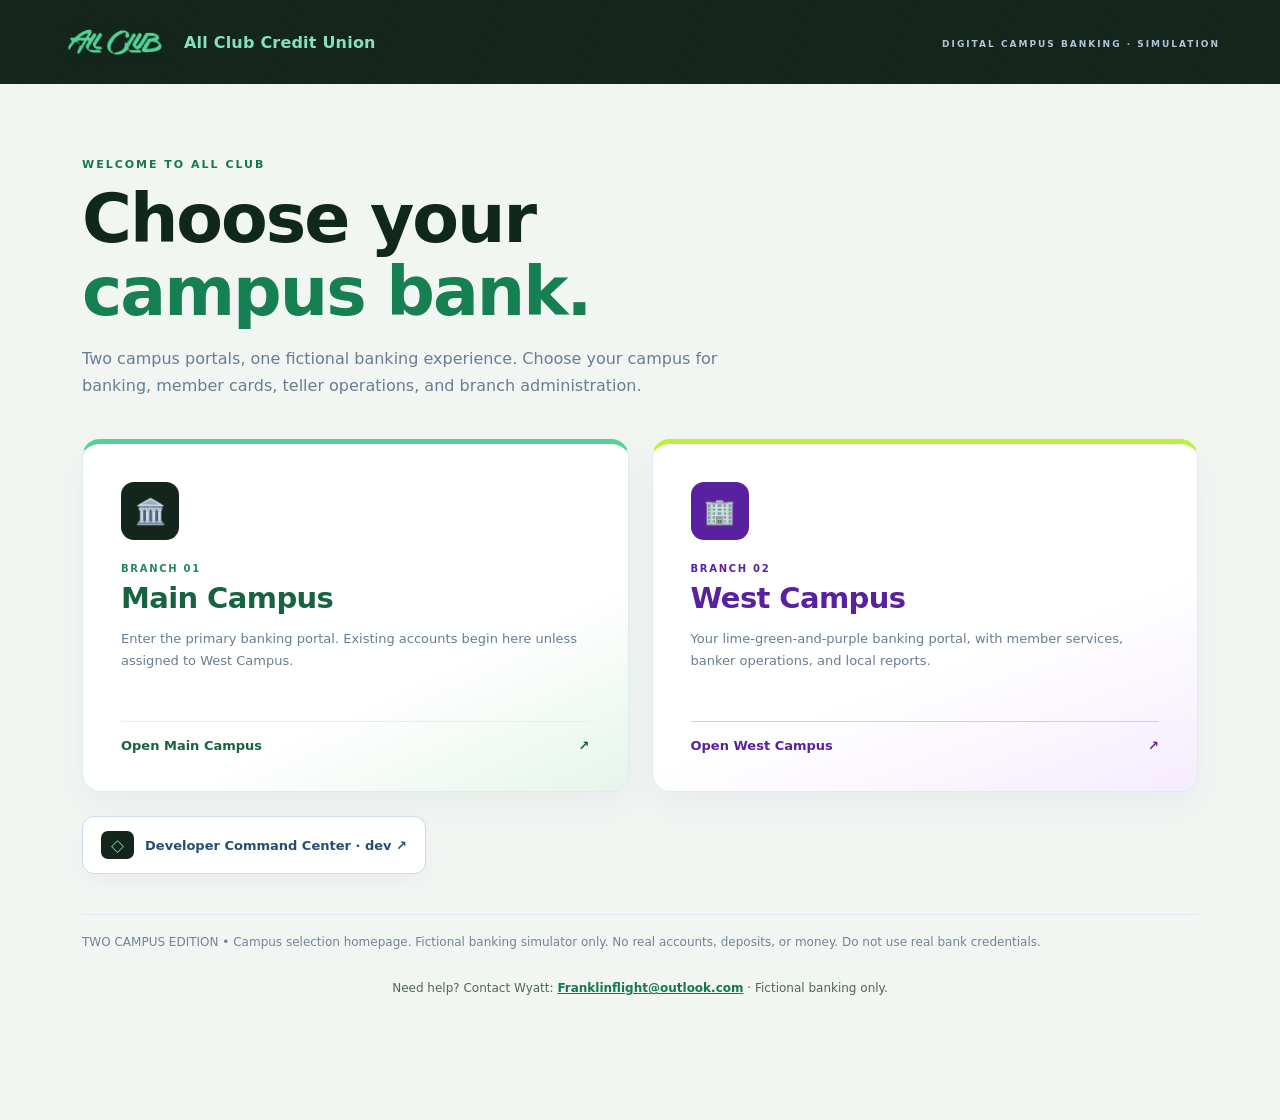
<file: index.html>
<!doctype html><html lang="en"><head><meta charset="utf-8"><meta name="viewport" content="width=device-width,initial-scale=1"><title>All Club Credit Union | Campus Banking</title><meta name="theme-color" content="#102849"><style>
*{box-sizing:border-box}body{margin:0;background:#f5f8fc;color:#18304b;font-family:system-ui,-apple-system,Segoe UI,sans-serif}header{background:#102849;color:#fff;padding:19px max(22px,calc((100vw - 1160px)/2));font-weight:800;letter-spacing:.2px}header span{color:#83e2ba}header small{display:block;margin-top:4px;color:#b3c4d7;letter-spacing:2px;font-size:9px}main{max-width:1160px;margin:auto;padding:74px 22px 92px}.eyebrow{font-weight:800;font-size:11px;letter-spacing:2px;text-transform:uppercase;color:#279978}h1{font-size:clamp(37px,6vw,68px);line-height:1.08;letter-spacing:-2px;color:#102849;margin:11px 0 14px}h1 span{color:#309777}p{color:#677d95;max-width:670px;line-height:1.7}section{display:grid;grid-template-columns:1fr 1fr;gap:23px;margin-top:40px}a.card{display:block;text-decoration:none;color:#153354;background:white;border:1px solid #dfebf2;border-radius:18px;padding:38px;box-shadow:0 14px 38px #1735540c;transition:transform .15s,box-shadow .15s;min-height:310px}a.card:hover{transform:translateY(-4px);box-shadow:0 16px 45px #17355424}a.card:focus-visible{outline:3px solid #4186cc}.icon{width:58px;height:58px;display:grid;place-items:center;font-size:25px;border-radius:13px;background:#e5f7ee}.west{border-top:5px solid #b8f23b!important;background:linear-gradient(160deg,#fff 60%,#f5ecff)!important}.west .icon{background:#5920a0;color:#b8f23b}.west h2{color:#5920a0}.west .link{color:#5920a0;border-top-color:#d9c8ee}.kicker{font-size:10px;font-weight:850;letter-spacing:1.7px;color:#268468;margin-top:23px}.west .kicker{color:#5c20a0}h2{font-size:29px;letter-spacing:-.6px;margin:7px 0}.card p{font-size:13px;min-height:65px;margin-bottom:28px}.link{display:flex;justify-content:space-between;border-top:1px solid #e6edf5;padding-top:16px;color:#245b86;font-size:13px;font-weight:800}.foot{border-top:1px solid #dfebf2;margin-top:40px;padding-top:20px;color:#738299;font-size:12px}@media(max-width:710px){section{grid-template-columns:1fr}main{padding:45px 17px}.card p{min-height:0}a.card{min-height:0;padding:29px}}
.developer-entry{display:inline-flex;align-items:center;gap:11px;margin:24px 0 0;padding:14px 18px;border-radius:12px;border:1px solid #cddbea;background:#fff;color:#254d76;text-decoration:none;font-weight:800;font-size:13px;box-shadow:0 10px 24px #20385a0a}.developer-entry:hover{border-color:#80aee1;background:#f4f9ff}.developer-entry span{background:#142e51;color:#b8f23b;padding:4px 10px;border-radius:7px;font-size:17px}
header.selector-header{display:flex;align-items:center;gap:12px;flex-wrap:wrap}header.selector-header small{margin-left:auto}h1{color:#10271c}h1 span{color:#168052}a.card.main{border-top:5px solid #53d296;background:linear-gradient(155deg,#fff 65%,#e5f5ea)}.main .icon{background:#14251c;color:#53d296}.main h2,.main .link{color:#16633f}.developer-entry span{background:#14251c;color:#53d296}</style><link rel="stylesheet" href="allclub-brand.css">
</head><body class="club-main"><header class="selector-header"><span class="club-logo-box" role="img" aria-label="All Club"></span> <span class="selector-title">All Club <span>Credit Union</span></span><small>DIGITAL CAMPUS BANKING · SIMULATION</small></header><main><div class="eyebrow">Welcome to All Club</div><h1>Choose your<br><span>campus bank.</span></h1><p>Two campus portals, one fictional banking experience. Choose your campus for banking, member cards, teller operations, and branch administration.</p><section><a class="card main" href="main-campus.html"><div class="icon">🏛️</div><div class="kicker">BRANCH 01</div><h2>Main Campus</h2><p>Enter the primary banking portal. Existing accounts begin here unless assigned to West Campus.</p><div class="link">Open Main Campus <span>↗</span></div></a><a class="card west" href="west-campus.html"><div class="icon">🏢</div><div class="kicker">BRANCH 02</div><h2>West Campus</h2><p>Your lime-green-and-purple banking portal, with member services, banker operations, and local reports.</p><div class="link">Open West Campus <span>↗</span></div></a></section><a class="developer-entry" href="dev.html"><span>◇</span> Developer Command Center · dev ↗</a><div class="foot">TWO CAMPUS EDITION • Campus selection homepage. Fictional banking simulator only. No real accounts, deposits, or money. Do not use real bank credentials.</div><div class="club-support">Need help? Contact Wyatt: <a href="mailto:Franklinflight@outlook.com">Franklinflight@outlook.com</a> · Fictional banking only.</div></main></body></html>
</file>
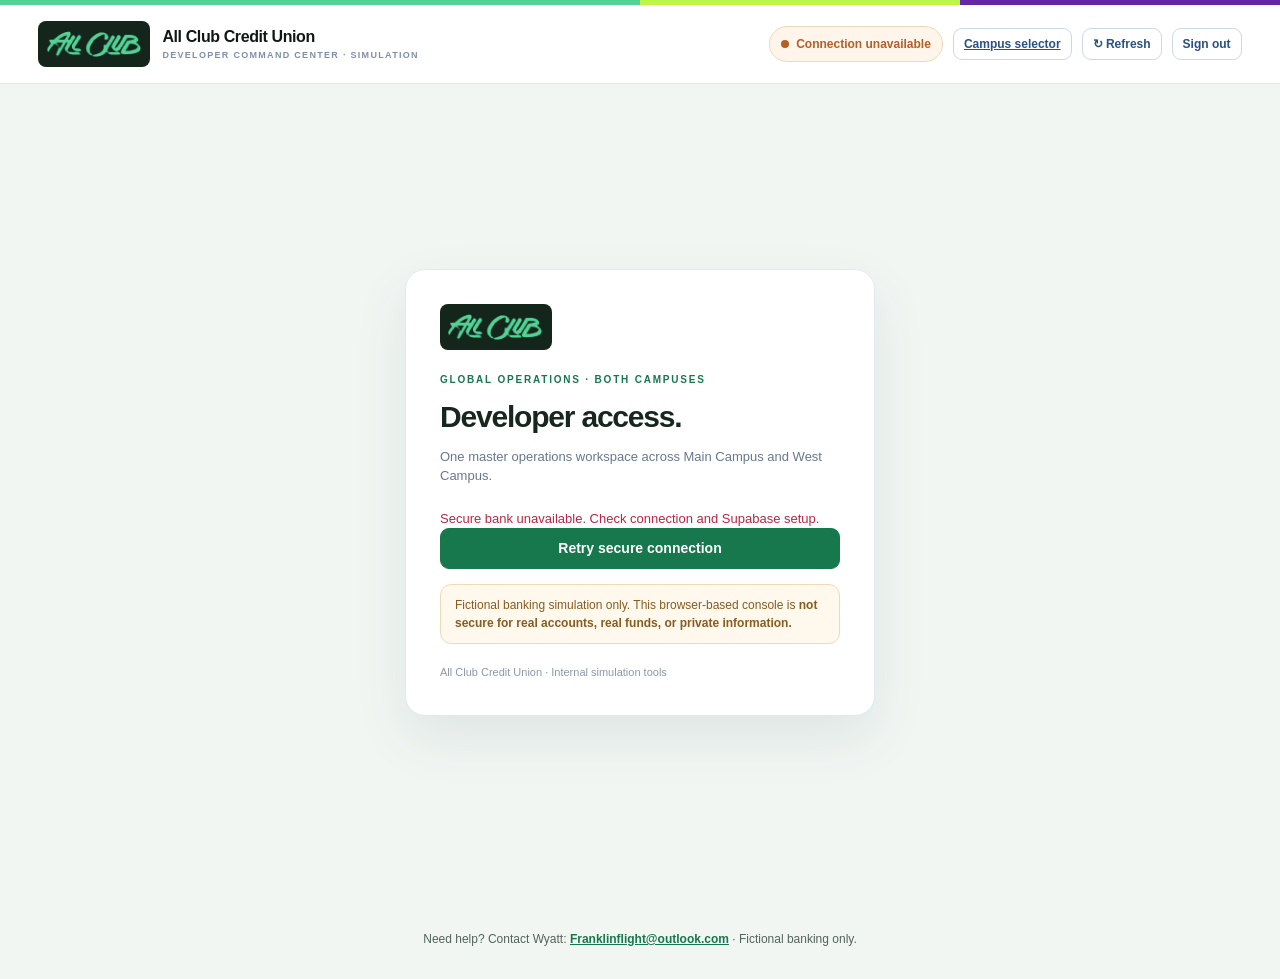
<file: dev.html>
<!doctype html>
<html lang="en"><head><meta charset="utf-8"><meta name="viewport" content="width=device-width,initial-scale=1"><meta name="theme-color" content="#122747"><title>Developer Command Center | All Club Credit Union</title>

<style>
:root{color-scheme:light;--navy:#102849;--deep:#0b203a;--ink:#1d304a;--muted:#67788e;--line:#e2e9f2;--bg:#f3f6fa;--white:#fff;--blue:#235eae;--lime:#a9ee3c;--purple:#6c2cbd;--green:#008d67;--red:#d13c53;--orange:#ad721e}
*{box-sizing:border-box}body{margin:0;font:14px/1.5 Inter,ui-sans-serif,-apple-system,BlinkMacSystemFont,'Segoe UI',Arial,sans-serif;background:var(--bg);color:var(--ink)}button,input,select,textarea{font:inherit}button{cursor:pointer}button:disabled{opacity:.55;cursor:not-allowed}a{color:var(--blue)}:focus-visible{outline:3px solid #92c8ff;outline-offset:2px}
.topline{height:5px;background:linear-gradient(90deg,#2462b5 0 48%,var(--lime) 48% 74%,var(--purple) 74%)}
.brandbar{display:flex;gap:16px;align-items:center;justify-content:space-between;padding:13px clamp(16px,3vw,43px);background:white;border-bottom:1px solid var(--line);min-height:79px}.brand{display:flex;align-items:center;gap:12px}.logo{width:46px;height:46px;border-radius:13px;background:#183c70;color:#fff;display:grid;place-items:center;font-size:25px;box-shadow:0 5px 14px #16375b22}.brand strong{display:block;font-size:16px;letter-spacing:-.4px;color:#102c53}.brand small{display:block;letter-spacing:1.3px;font-size:9px;font-weight:800;color:#7f90a6}.brand-actions{display:flex;align-items:center;gap:10px;flex-wrap:wrap;justify-content:flex-end}.status{display:inline-flex;align-items:center;gap:7px;background:#f0f6f4;color:#087e62;padding:8px 11px;border:1px solid #cce9d8;border-radius:24px;font-size:12px;font-weight:700}.status:before{content:'';width:8px;height:8px;background:currentColor;border-radius:50%}.status.bad{background:#fff5eb;color:#b35f26;border-color:#f2d8b8}
.btn{display:inline-flex;align-items:center;justify-content:center;gap:6px;border-radius:9px;border:1px solid #ccd8e8;background:white;color:#285184;font-weight:720;padding:9px 14px;min-height:39px}.btn:hover{filter:brightness(.97)}.btn.primary{border-color:#1652a0;background:#1b5aaf;color:white}.btn.purple{border-color:#6024ab;background:#6828b1;color:white}.btn.lime{border-color:#a0da2d;background:#b8f23b;color:#334900}.btn.danger{border-color:#d13c53;background:#d13c53;color:white}.btn.warn{border-color:#e0b36f;background:#fff5e8;color:#9a5c00}.btn.sm{padding:6px 10px;font-size:12px;min-height:31px}.btn:active{transform:translateY(1px)}.actions{display:flex;gap:8px;flex-wrap:wrap;align-items:center}.w100{width:100%}
#auth-shell{min-height:calc(100vh - 84px);display:flex;align-items:center;justify-content:center;padding:40px 20px}.auth-card{background:white;box-shadow:0 22px 55px #1a365216;border:1px solid var(--line);width:min(100%,470px);border-radius:20px;padding:34px}.auth-symbol{width:56px;height:56px;border-radius:17px;background:linear-gradient(140deg,#123c73,#6023a9);color:#c7ff6a;display:grid;place-items:center;font-size:30px;margin-bottom:22px}.eyebrow{color:#366cb4;font-size:10px;font-weight:850;letter-spacing:1.8px;text-transform:uppercase}.auth-card h1{font-size:30px;letter-spacing:-1.2px;margin:7px 0 8px}.subtext{color:var(--muted);font-size:13px;margin:0 0 23px}.notice{padding:11px 14px;border:1px solid #d4e1f1;border-radius:11px;background:#eff5fc;color:#486280;font-size:12px;margin:15px 0}.notice.warning{border-color:#eedab9;background:#fff8ed;color:#865c22}.auth-card input{margin-bottom:11px}.auth-footer{font-size:11px;color:#8a98a8;margin-top:20px}
label{display:block;font-size:12px;font-weight:750;color:#526781;margin:12px 0 5px}input,select,textarea{width:100%;background:#fff;color:#1d304a;border:1px solid #cfdaea;border-radius:9px;padding:10px 11px;min-height:40px}textarea{min-height:95px;resize:vertical}input:focus,select:focus,textarea:focus{border-color:#2e6dbf;outline:2px solid #2e6dbf18}input[type=checkbox]{width:17px;min-height:17px;height:17px;accent-color:#2a61ab;margin:0}input[type=file]{padding:8px}.formgrid{display:grid;grid-template-columns:repeat(2,minmax(0,1fr));gap:0 12px}.formgrid.three{grid-template-columns:repeat(3,minmax(0,1fr))}.formgrid>*{min-width:0}.fieldhint{font-size:11px;color:#8b9aaa}.error{color:#b52743;font-size:13px;min-height:17px}
#workspace{display:none}.shell{display:grid;grid-template-columns:248px minmax(0,1fr);max-width:1720px;margin:0 auto;padding:18px 24px;gap:22px;align-items:start}.sidebar{position:sticky;top:18px;background:var(--navy);color:#d0dced;border:1px solid #1a3b62;box-shadow:0 13px 32px #18365718;border-radius:17px;padding:22px 12px 18px;min-height:min(740px,calc(100vh - 35px));display:flex;flex-direction:column;gap:4px}.side-caption{font-size:10px;font-weight:850;letter-spacing:1.7px;color:#8ca8c7;padding:0 14px;margin:5px 0 12px}.nav-btn{border:0;width:100%;border-radius:10px;text-align:left;color:#c6d5e6;background:transparent;padding:11px 13px;min-height:44px;font-size:13px;font-weight:700;display:flex;align-items:center;gap:12px}.nav-btn:hover{background:#213e61}.nav-btn.active{background:#2a5688;box-shadow:inset 3px 0 0 #acf044;color:#fff}.nav-icon{font-size:17px;width:23px;text-align:center}.sidebar-bottom{margin-top:auto;border-top:1px solid #385171;padding:17px 12px 1px}.sidebar-bottom strong{font-size:13px;display:block;color:#fff}.sidebar-bottom span{font-size:11px;color:#9ab2d1}.main{min-width:0;padding:4px 0 30px}h1,h2,h3,p{margin-top:0}.page-head{display:flex;justify-content:space-between;align-items:center;flex-wrap:wrap;gap:12px;margin-bottom:19px}.page-head h1{font-size:clamp(25px,2.6vw,34px);color:#132d52;letter-spacing:-1.15px;margin:4px 0 4px}.page-head p{color:#72849b;margin:0;font-size:13px}.tag{font-size:11px;font-weight:750;border-radius:99px;padding:5px 10px;background:#edf3fc;color:#3465a3;white-space:nowrap}.tag.main{background:#e9f1fc;color:#195cb0}.tag.west{background:#efe4fc;color:#6d20ac;border:1px solid #d2afed}.tag.ok{background:#e9f6ef;color:#12805c}.tag.warn{background:#fff0e5;color:#a76322}.tag.bad{background:#ffedf0;color:#bb3750}
.metrics{display:grid;grid-template-columns:repeat(4,minmax(0,1fr));gap:14px;margin-bottom:18px}.metric{padding:19px;border-radius:14px;background:white;border:1px solid var(--line);box-shadow:0 4px 15px #19375807}.metric .label{font-size:10px;letter-spacing:1px;font-weight:850;color:#8392a5;text-transform:uppercase}.metric .num{font-size:clamp(20px,2.1vw,27px);letter-spacing:-1px;font-weight:850;color:#173457;margin-top:10px;line-height:1.2}.metric .hint{color:#8e9bab;font-size:11px;margin-top:5px}.card{border-radius:15px;background:white;border:1px solid var(--line);padding:22px;box-shadow:0 6px 22px #1a355009;margin-bottom:17px;min-width:0}.card h2{font-size:17px;color:#173255;margin-bottom:5px;letter-spacing:-.35px}.card h3{font-size:14px;color:#263f5c;margin:0 0 10px}.card .muted{color:var(--muted);font-size:12px}.cards2{display:grid;grid-template-columns:repeat(2,minmax(0,1fr));gap:16px}.cards3{display:grid;grid-template-columns:repeat(3,minmax(0,1fr));gap:16px}.sectionbar{display:flex;justify-content:space-between;align-items:center;gap:10px;flex-wrap:wrap;margin-bottom:14px}.sectionbar h2{margin:0}.tablewrap{overflow-x:auto;border:1px solid #e6ecf4;border-radius:11px}table{border-collapse:collapse;width:100%;text-align:left;font-size:12px}th{background:#f8fafd;color:#74869b;letter-spacing:.7px;font-size:10px;font-weight:850;text-transform:uppercase}th,td{padding:12px 13px;border-bottom:1px solid #e8edf3;white-space:nowrap}tr:last-child td{border-bottom:0}tbody tr:hover{background:#f9fbfd}.empty{text-align:center;padding:24px;color:#8998aa}.filters{display:flex;gap:9px;flex-wrap:wrap;align-items:center}.filters input{min-width:180px;flex:1}.filters select{width:auto;min-width:130px}.value-pos{color:#068459;font-weight:750}.value-neg{color:#b83f53;font-weight:750}.mono{font-variant-numeric:tabular-nums;font-family:ui-monospace,SFMono-Regular,Consolas,monospace}.vsep{height:1px;background:var(--line);margin:20px 0}.campus-lines{display:flex;flex-direction:column;gap:14px;margin-top:19px}.campus-line .heading{display:flex;align-items:center;justify-content:space-between;font-weight:800;font-size:13px;margin-bottom:8px}.track{height:11px;border-radius:20px;background:#e8eef6;overflow:hidden}.fill{height:100%;border-radius:20px;background:linear-gradient(90deg,#1d5eae,#69abfa)}.fill.west{background:linear-gradient(90deg,#6327ac,#b8f23b)}.timeline{display:grid;gap:9px}.event{border:1px solid #e6edf4;background:#fbfcfe;border-radius:11px;padding:11px 13px;display:grid;grid-template-columns:10px 1fr;gap:10px}.event i{display:block;margin-top:7px;width:9px;height:9px;border-radius:50%;background:#2f79be}.event i.warn{background:#e1a34d}.event strong{font-size:12px}.event small{font-size:11px;color:#78899d;display:block;margin-top:3px;overflow-wrap:anywhere}.pill-note{padding:9px 12px;border-left:3px solid #b8e978;background:#f5faeb;font-size:12px;color:#547b20;border-radius:6px;margin:10px 0}.modal{display:none;position:fixed;inset:0;z-index:3000;background:#07162bd9;padding:20px;align-items:center;justify-content:center;backdrop-filter:blur(3px)}.modal.open{display:flex}.modal-dialog{width:min(100%,620px);max-height:94vh;overflow:auto;background:#fff;border-radius:20px;padding:27px;box-shadow:0 35px 100px #0004}.modal-dialog h2{font-size:22px;margin:4px 0 6px;color:#163255}.modal-dialog p{color:#718197;font-size:12px}.modal-dialog .actions{justify-content:flex-end;margin-top:20px}.footline{font-size:11px;color:#91a0b2;text-align:center;padding:20px 0}.loading{font-size:13px;color:#77889c}.report-grid{display:grid;grid-template-columns:repeat(2,minmax(0,1fr));gap:12px}.report-item{padding:15px;border:1px solid #e3eaf3;border-radius:12px}.report-item strong{display:block;font-size:19px;color:#19365b}.report-item span{font-size:11px;color:#788ca0}.inline-status{font-size:12px;color:#54708d}.simple-list{padding:0;list-style:none}.simple-list li{padding:10px 0;border-bottom:1px solid #edf0f6;font-size:12px}.simple-list li:last-child{border-bottom:0}.toast{position:fixed;right:20px;bottom:20px;background:#193a63;color:#fff;border-radius:12px;padding:12px 16px;box-shadow:0 15px 35px #11233a33;z-index:5000;max-width:min(440px,95vw);display:none}.toast.show{display:block}.toast.bad{background:#b9304b}.auth-card code{font-weight:750}
@media(max-width:1150px){.metrics{grid-template-columns:repeat(2,minmax(0,1fr))}.shell{grid-template-columns:208px minmax(0,1fr);gap:15px;padding:14px}}@media(max-width:800px){.shell{display:block;padding:12px}.sidebar{position:static;min-height:0;padding:9px;display:flex;flex-direction:row;gap:5px;overflow-x:auto;margin-bottom:15px;border-radius:12px}.sidebar .side-caption,.sidebar-bottom{display:none}.nav-btn{min-width:115px;width:auto;flex:none;white-space:nowrap;font-size:11px;justify-content:center}.nav-icon{width:auto}.cards2,.cards3{grid-template-columns:1fr}.brandbar{padding:13px}.brand-actions .status{display:none}}@media(max-width:550px){.metrics{grid-template-columns:1fr 1fr;gap:8px}.metric{padding:12px}.metric .num{font-size:18px}.card{padding:16px}.formgrid,.formgrid.three,.report-grid{grid-template-columns:1fr}.filters>*{width:100%!important}.brand .brand-text strong{font-size:13px}.brand small{font-size:8px}.brandbar{align-items:flex-start}.brand-actions{gap:4px}.auth-card{padding:23px}}

/* V5 developer control suite */
.v5-mini-grid{display:grid;grid-template-columns:repeat(auto-fit,minmax(220px,1fr));gap:10px;margin-top:15px}.v5-choose{display:flex;align-items:center;justify-content:space-between;gap:10px;border:1px solid #e2e9f2;background:#f8fafd;border-radius:10px;padding:10px 12px;margin:0;cursor:pointer;min-width:0}.v5-choose input{width:18px;min-height:18px;flex:none;accent-color:#2462b5}.v5-choose span,.v5-choose>div{flex:1;min-width:0;display:flex;flex-direction:column;gap:3px}.v5-choose b{font-size:13px;color:#173d69}.v5-choose small{font-size:11px;color:#6b7a91}.v5-choose:hover{border-color:#86addb;background:#f0f7ff}.sidebar .nav-btn[data-page="cards"]{color:#d7f5a9}.sidebar .nav-btn[data-page="features"]{color:#d4c0ff}.btn.lime{background:#d9f5ae!important;border-color:#afdd72!important;color:#274b09!important}.fieldhint{font-size:11px;color:#8190a2;margin-top:3px}.actions{flex-wrap:wrap}
</style><link rel="stylesheet" href="allclub-brand.css">
</head><body class="club-dev">
<div class="topline"></div>
<header class="brandbar"><div class="brand"><div class="logo">♜</div><div class="brand-text"><strong>All Club Credit Union</strong><small>DEVELOPER COMMAND CENTER · SIMULATION</small></div></div><div class="brand-actions"><span id="connection" class="status bad">Connecting…</span><a class="btn sm" href="index.html">Campus selector</a><button id="top-sync" class="btn sm" onclick="refreshCloud()" hidden>↻ Refresh</button><button id="top-logout" class="btn sm" onclick="devLogout()" hidden>Sign out</button></div></header>
<section id="auth-shell"><div class="auth-card"><div class="auth-symbol">◇</div><div class="eyebrow">Global operations · both campuses</div><h1>Developer access.</h1><p class="subtext">One master operations workspace across Main Campus and West Campus.</p><div id="auth-content"><p class="loading">Connecting to the credit union database…</p></div><div class="notice warning">Fictional banking simulation only. This browser-based console is <b>not secure for real accounts, real funds, or private information.</b></div><div class="auth-footer">All Club Credit Union · Internal simulation tools</div></div></section>
<div id="workspace"><div class="shell"><aside class="sidebar"><div class="side-caption">SYSTEM ADMINISTRATION</div>
<button class="nav-btn active" data-page="overview"><span class="nav-icon">◫</span>Overview</button>
<button class="nav-btn" data-page="members"><span class="nav-icon">♙</span>All members</button>
<button class="nav-btn" data-page="devbulk"><span class="nav-icon">＋</span>Bulk Deposits</button>
<button class="nav-btn" data-page="transfers"><span class="nav-icon">⇄</span>Money operations</button>
<button class="nav-btn" data-page="transactions"><span class="nav-icon">▤</span>Ledger explorer</button>
<button class="nav-btn" data-page="audit"><span class="nav-icon">◎</span>Action activity</button>
<button class="nav-btn" data-page="reports"><span class="nav-icon">◷</span>Campus reports</button>
<button class="nav-btn" data-page="messaging"><span class="nav-icon">✉</span>Announcements</button>
<button class="nav-btn" data-page="safety"><span class="nav-icon">⛨</span>Safety &amp; locks</button>
<button class="nav-btn" data-page="cards"><span class="nav-icon">▣</span>Card studio & print</button>
<button class="nav-btn" data-page="features"><span class="nav-icon">⛭</span>Feature permissions</button>
<button class="nav-btn" data-page="credit"><span class="nav-icon">▥</span>Loans & credit</button>
<button class="nav-btn" data-page="bills"><span class="nav-icon">◴</span>Bill operations</button>
<button class="nav-btn" data-page="commerce"><span class="nav-icon">▤</span>Marketplace</button>
<button class="nav-btn" data-page="missions"><span class="nav-icon">★</span>Mission academy</button>
<button class="nav-btn" data-page="coaches"><span class="nav-icon">♧</span>Coach accounts</button>
<button class="nav-btn" data-page="challenges"><span class="nav-icon">★</span>Campus challenges</button>
<button class="nav-btn" data-page="settings"><span class="nav-icon">⚙</span>System settings</button>
<button class="nav-btn" data-page="backup"><span class="nav-icon">▣</span>Backup & restore</button>
<div class="sidebar-bottom"><strong>dev · Master operator</strong><span>Main + West Campus · Fictional funds</span></div></aside><main class="main"><div id="page-content"></div><footer class="footline">All Club Credit Union · Master Operations · Simulated accounts only · No real banking services</footer></main></div></div>
<div class="modal" id="account-modal" onclick="if(event.target===this)closeAccount()"><div class="modal-dialog"><div class="eyebrow">Global member administration</div><h2 id="modal-title">Edit account</h2><p>Manage a member on either campus. Account numbers stay unchanged when members move.</p>
<form id="account-form" onsubmit="saveAccount(event)" autocomplete="off"><input type="hidden" id="account-key"><div class="formgrid"><div><label for="account-name">Account holder</label><input id="account-name" maxlength="100" required></div><div><label for="account-campus">Campus</label><select id="account-campus"><option value="main">Main Campus</option><option value="west">West Campus</option></select></div><div><label for="account-pin">Member PIN</label><input id="account-pin" type="password" minlength="4" maxlength="6" pattern="[0-9]{4,6}" inputmode="numeric" placeholder="Leave blank to keep" autocomplete="off"></div><div><label for="account-points">Rewards points</label><input id="account-points" type="number" min="0" max="10000000" step="1"></div><div><label for="account-checking">Checking balance ($)</label><input id="account-checking" type="number" min="0" max="1000000000" step="0.01"></div><div><label for="account-savings">Savings balance ($)</label><input id="account-savings" type="number" min="0" max="1000000000" step="0.01"></div><div><label for="account-frozen">Card status</label><select id="account-frozen"><option value="false">Active</option><option value="true">Frozen</option></select></div><div><label for="account-locked">Member login</label><select id="account-locked"><option value="false">Unlocked</option><option value="true">Locked</option></select></div></div><p class="pill-note">Balance changes are recorded in the member's simulated transaction ledger and action log. PIN values are never written into the action log.</p><div class="actions"><button type="button" class="btn" onclick="closeAccount()">Cancel</button><button class="btn primary" type="submit">Save account</button></div></form></div></div>
<div class="toast" id="toast" role="status" aria-live="polite"></div>
<script>
/* MASTER DEV — separate browser-only simulator interface.
   The shared Supabase publishable key / JSON document is not a secure authorization boundary.
   Never use this application to manage real banking information. */
'use strict';
const SUPABASE_URL='https://yshkhkcplivhgxmedsfe.supabase.co';
const SUPABASE_KEY='sb_publishable_zzE1deqJoEQ6nz_KgirUgA_Kr8O1lTG';
const STATE_ID='main';
const SB=null;
let DB=null, REV=0, DEV=false, SESSION_HASH='', PAGE='overview', busy=false, lastFetch=0;
const SELECTED=new Set();
const $=id=>document.getElementById(id);
const esc=s=>String(s??'').replace(/[&<>"']/g,c=>({'&':'&amp;','<':'&lt;','>':'&gt;','"':'&quot;',"'":'&#39;'}[c]));
const money=n=>new Intl.NumberFormat('en-US',{style:'currency',currency:'USD'}).format(Number(n)||0);
const short=k=>String(k??'').replace(/^ACC/i,'');
const branch=c=>c==='west'?'West Campus':'Main Campus';
const campus=m=>m?.campus==='west'?'west':'main';
const stamp=d=>{const t=new Date(d);return Number.isNaN(t.valueOf())?'—':t.toLocaleString();};
const uid=()=>Date.now().toString(36)+Math.random().toString(36).slice(2,9);
const copy=d=>JSON.parse(JSON.stringify(d));
const records=d=>Object.entries(d?.members||{}).map(([key,m])=>({key,m}));
const cents=n=>Math.round(Number(n)*100);
const fixed=n=>Math.round(n*100)/100;
const amountOK=n=>Number.isFinite(n)&&n>0&&n<=1000000000&&Math.abs(n*100-Math.round(n*100))<0.00001;
const balanceOK=n=>Number.isFinite(n)&&n>=0&&n<=1000000000&&Math.abs(n*100-Math.round(n*100))<0.00001;
const rank=p=>p>=1000?'Platinum':p>=500?'Gold':p>=150?'Silver':'Bronze';
const memberOptions=()=>records(DB).sort((a,b)=>a.m.name.localeCompare(b.m.name)).map(({key,m})=>`<option value="${esc(key)}">${esc(short(key))} · ${esc(m.name)} (${branch(campus(m))})</option>`).join('');
const makeCampusTag=c=>`<span class="tag ${c==='west'?'west':'main'}">${c==='west'?'West':'Main'}</span>`;
const numeric=n=>Number(n)||0;
function notify(msg,bad=false){const e=$('toast');e.textContent=msg;e.className='toast show'+(bad?' bad':'');clearTimeout(window.toastTimer);window.toastTimer=setTimeout(()=>e.className='toast',5000);}
function setStatus(text,good){let e=$('connection');e.className='status'+(good?'':' bad');e.textContent=text;}
function screen(ready){$('auth-shell').style.display=ready?'none':'flex';$('workspace').style.display=ready?'block':'none';$('top-logout').hidden=!ready;$('top-sync').hidden=!ready;}
function authError(msg){let e=$('auth-error');if(e)e.textContent=msg;else notify(msg,true);}
function audit(d,action,details,camp='all',target='',severity='normal',actor='dev'){
 d.auditLog=Array.isArray(d.auditLog)?d.auditLog:[];
 d.auditLog.unshift({id:uid(),date:new Date().toISOString(),actor,action:String(action).slice(0,130),details:String(details).slice(0,500),campus:camp,target:short(target),severity});
 if(d.auditLog.length>1500)d.auditLog=d.auditLog.slice(0,1500);
}
function ledger(d,m,type,acct,amt,note){
 m.transactions=Array.isArray(m.transactions)?m.transactions:[];
 m.transactions.unshift({id:uid(),date:new Date().toISOString(),type,account:acct,amount:fixed(amt),note:String(note||'').slice(0,180)});
 if(m.transactions.length>500)m.transactions.length=500;
}
function message(m,msg,typ='info'){
 m.notifications=Array.isArray(m.notifications)?m.notifications:[];
 m.notifications.unshift({id:uid(),date:new Date().toISOString(),message:String(msg).slice(0,350),read:false,type:typ});
 if(m.notifications.length>150)m.notifications.length=150;
}
async function retrieve(){ /* moved to secure server adapter */ }
async function refreshCloud(manual=false){ /* moved to secure server adapter */ }
// Optimistic concurrency: use a fresh snapshot, commit by version, retry conflicting writes.
// Mutator must be synchronous. All balance and audit changes are applied in the same write.
async function commit(mutator,allowSetup=false){ /* moved to secure server adapter */ }
function bytesTo64(bytes){return btoa(Array.from(bytes,b=>String.fromCharCode(b)).join(''));}
function b64ToBytes(s){return Uint8Array.from(atob(s),c=>c.charCodeAt(0));}
async function hashPassword(password,salt,iterations=170000){ /* moved to secure server adapter */ }
function drawAuth(failure=''){ /* moved to secure server adapter */ }
let failedLogins=0,lockedUntil=0;
async function setupDeveloper(ev){ /* moved to secure server adapter */ }
async function loginDeveloper(ev){ /* moved to secure server adapter */ }
async function devLogout(){ /* moved to secure server adapter */ }
function view(page){if(!DEV)return;if(!['overview','members','devbulk','transfers','transactions','audit','reports','messaging','safety','coaches','challenges','settings','backup','cards','features','credit','bills','commerce','missions'].includes(page))return;PAGE=page;render();}
document.addEventListener('click',e=>{
 const nav=e.target.closest('[data-page]');if(nav){view(nav.dataset.page);return;}
 const edit=e.target.closest('[data-edit]');if(edit){openAccount(edit.dataset.edit);return;}
 const del=e.target.closest('[data-delete]');if(del){deleteAccount(del.dataset.delete);return;}
 const restore=e.target.closest('[data-restore]');if(restore){restoreAccount(restore.dataset.restore);return;}
});
function frame(title,subtitle='',buttons=''){return `<div class="page-head"><div><div class="eyebrow">All Club · global operations · dev</div><h1>${esc(title)}</h1><p>${esc(subtitle)}</p></div><div class="actions">${buttons}</div></div>`;}
function render(){if(!DEV||!DB)return;document.querySelectorAll('.nav-btn').forEach(n=>n.classList.toggle('active',n.dataset.page===PAGE));
 const fn={overview:renderOverview,members:renderMembers,transfers:renderTransfers,devbulk:renderDevBulk,transactions:renderTransactions,audit:renderAudit,reports:renderReports,messaging:renderMessaging,safety:renderSafety,coaches:renderCoaches,challenges:renderChallenges,settings:renderSettings,backup:renderBackup}[PAGE] || renderV5Page[PAGE];
 $('page-content').innerHTML=fn();
 if(PAGE==='members')fillMembers();
 if(PAGE==='devbulk')fillDevBulk();
 if(PAGE==='transactions')fillTransactions();
 if(PAGE==='audit')fillAudit();
}
function renderOverview(){
 const rows=records(DB),main=rows.filter(x=>campus(x.m)==='main'),west=rows.filter(x=>campus(x.m)==='west'),all=rows.map(x=>x.m);
 const total=all.reduce((a,m)=>a+numeric(m.checking)+numeric(m.savings),0),checking=all.reduce((a,m)=>a+numeric(m.checking),0),savings=total-checking;
 const flags=all.filter(m=>m.locked||m.cardFrozen).length,act=(DB.auditLog||[]),pay=(DB.payments||[]);
 const allTotal=total||1;const mainTotal=main.reduce((a,x)=>a+numeric(x.m.checking)+numeric(x.m.savings),0),westTotal=total-mainTotal;
 return frame('Master control center','Live overview of both campuses and the shared fictional bank.',`<button class="btn primary" onclick="openAccount()">＋ New account</button><button class="btn" onclick="refreshCloud(true)">↻ Sync</button>`)+
 `<div class="metrics"><div class="metric"><div class="label">Total fictional funds</div><div class="num">${money(total)}</div><div class="hint">${money(checking)} checking · ${money(savings)} savings</div></div>
 <div class="metric"><div class="label">Total members</div><div class="num">${rows.length}</div><div class="hint">${main.length} Main · ${west.length} West</div></div>
 <div class="metric"><div class="label">Recorded actions</div><div class="num">${act.length.toLocaleString()}</div><div class="hint">Most recent ${Math.min(act.length,1500)} stored events</div></div>
 <div class="metric"><div class="label">Account flags</div><div class="num">${flags}</div><div class="hint">Locked member logins or frozen cards</div></div></div>
 <div class="cards2"><section class="card"><div class="sectionbar"><h2>Campus portfolio</h2><span class="tag">Both branches</span></div>
 <div class="campus-lines"><div class="campus-line"><div class="heading"><span>${makeCampusTag('main')} ${main.length} members</span><span>${money(mainTotal)}</span></div><div class="track"><div class="fill" style="width:${Math.min(100,mainTotal/allTotal*100).toFixed(2)}%"></div></div></div>
 <div class="campus-line"><div class="heading"><span>${makeCampusTag('west')} ${west.length} members</span><span>${money(westTotal)}</span></div><div class="track"><div class="fill west" style="width:${Math.min(100,westTotal/allTotal*100).toFixed(2)}%"></div></div></div></div>
 <div class="vsep"></div><div class="report-grid"><div class="report-item"><strong>${(DB.sales||[]).length}</strong><span>Recorded merchant charges</span></div><div class="report-item"><strong>${(DB.tellerLog||[]).length}</strong><span>Teller entries</span></div><div class="report-item"><strong>${pay.length}</strong><span>Member payments</span></div><div class="report-item"><strong>${(DB.devTrash||[]).length}</strong><span>Archived members</span></div></div></section>
 <section class="card"><div class="sectionbar"><h2>Latest action activity</h2><button class="btn sm" onclick="view('audit')">Full audit trail</button></div><div class="timeline">${act.slice(0,8).map(a=>`<div class="event"><i class="${a.severity==='warn'?'warn':''}"></i><div><strong>${esc(a.action)}</strong><small>${esc(a.actor||'system')} · ${esc(a.details||'')} · ${stamp(a.date)}</small></div></div>`).join('')||'<p class="empty">No recorded action history yet.</p>'}</div></section></div>
 <section class="card"><div class="sectionbar"><h2>Developer quick actions</h2></div><div class="actions"><button class="btn primary" onclick="view('members')">All accounts →</button><button class="btn" onclick="view('transfers')">Move fictional money →</button><button class="btn" onclick="view('reports')">Branch reports →</button><button class="btn" onclick="view('messaging')">Notify members →</button><button class="btn" onclick="view('backup')">Backup database →</button></div><p class="pill-note">Activity reflects the existing audit trail plus new dev operations. Old events not previously recorded cannot be reconstructed.</p></section>`;
}
let memberQuery='',memberCampus='all';
function renderMembers(){
 const all=records(DB);const cnt=c=>all.filter(x=>campus(x.m)===c).length;
 return frame('Member directory','Create, edit, archive, restore, and move accounts across campuses.',`<button class="btn primary" onclick="openAccount()">＋ Create member</button>`)+
 `<section class="card"><div class="sectionbar"><h2>All campus accounts</h2><div class="actions"><span class="tag main">Main ${cnt('main')}</span><span class="tag west">West ${cnt('west')}</span></div></div>
 <div class="filters"><input id="member-search" placeholder="Find account number or member name…" value="${esc(memberQuery)}" oninput="memberQuery=this.value;fillMembers()"><select id="member-campus-filter" onchange="memberCampus=this.value;fillMembers()"><option value="all">Both campuses</option><option value="main" ${memberCampus==='main'?'selected':''}>Main Campus</option><option value="west" ${memberCampus==='west'?'selected':''}>West Campus</option></select><button class="btn sm" onclick="exportMemberCSV()">Export directory</button></div>
 <div class="tablewrap" style="margin-top:14px"><table><thead><tr><th><input id="select-all-members" type="checkbox" onchange="checkAllVisible(this.checked)" aria-label="Select all visible members"></th><th>Account</th><th>Member</th><th>Campus</th><th>Checking</th><th>Savings</th><th>Points</th><th>Status</th><th>Controls</th></tr></thead><tbody id="member-rows"></tbody></table></div>
 <div class="actions" style="margin-top:14px"><span class="inline-status" id="member-selection">0 selected</span><select style="width:auto;min-width:170px" id="bulk-destination"><option value="main">Move to Main Campus</option><option value="west">Move to West Campus</option></select><button class="btn purple" onclick="bulkMove()">Move selected</button></div>
 </section><section class="card"><div class="sectionbar"><h2>Archived accounts</h2><span class="tag">Recover deleted members</span></div><div class="tablewrap"><table><thead><tr><th>Account</th><th>Member</th><th>Original campus</th><th>Archived</th><th>Restore</th></tr></thead><tbody>${(DB.devTrash||[]).slice().reverse().slice(0,50).map(x=>`<tr><td class="mono">${esc(short(x.key))}</td><td>${esc(x.member?.name||'—')}</td><td>${makeCampusTag(campus(x.member))}</td><td>${stamp(x.deletedAt)}</td><td><button class="btn sm" data-restore="${esc(x.id)}">Restore</button></td></tr>`).join('')||'<tr><td class="empty" colspan="5">No archived members</td></tr>'}</tbody></table></div></section>`;
}
function filteredMembers(){return records(DB).filter(({key,m})=>(memberCampus==='all'||campus(m)===memberCampus)&&(!memberQuery.trim()||[key,short(key),m.name].some(v=>String(v||'').toLowerCase().includes(memberQuery.toLowerCase().trim())))).sort((a,b)=>a.m.name.localeCompare(b.m.name));}
function fillMembers(){
 const body=$('member-rows');if(!body)return;
 const visible=filteredMembers();body.innerHTML=visible.map(({key,m})=>`<tr><td><input type="checkbox" data-select-member="${esc(key)}" ${SELECTED.has(key)?'checked':''} aria-label="Select ${esc(short(key))}" onchange="toggleSelected(this.dataset.selectMember,this.checked)"></td>
 <td class="mono">${esc(short(key))}</td><td><b>${esc(m.name)}</b></td><td>${makeCampusTag(campus(m))}</td><td>${money(m.checking)}</td><td>${money(m.savings)}</td><td>${numeric(m.points).toLocaleString()}</td><td>${m.locked?'<span class="tag bad">Locked</span>':m.cardFrozen?'<span class="tag warn">Card frozen</span>':'<span class="tag ok">Active</span>'}</td><td class="actions"><button class="btn sm" data-edit="${esc(key)}">Edit</button><button class="btn sm danger" data-delete="${esc(key)}">Archive</button></td></tr>`).join('')||'<tr><td colspan="9" class="empty">No members match your search.</td></tr>';
 const n=$('member-selection');if(n)n.textContent=SELECTED.size+' selected';
 const allBox=$('select-all-members');if(allBox)allBox.checked=visible.length>0&&visible.every(x=>SELECTED.has(x.key));
}
function toggleSelected(k,checked){checked?SELECTED.add(k):SELECTED.delete(k);const n=$('member-selection');if(n)n.textContent=SELECTED.size+' selected';}
function checkAllVisible(v){filteredMembers().forEach(x=>v?SELECTED.add(x.key):SELECTED.delete(x.key));fillMembers();}
function openAccount(key=''){
 if(!DEV)return;
 const m=DB.members[key];$('account-key').value=m?key:'';
 $('modal-title').textContent=m?'Edit account · '+short(key):'Create new account';
 $('account-name').value=m?.name||'';$('account-campus').value=campus(m);
 $('account-pin').value='';$('account-pin').placeholder=m?'Leave blank to keep':'Required 4–6 digits';$('account-pin').required=!m;
 $('account-points').value=m?.points??0;$('account-checking').value=m?.checking??0;$('account-savings').value=m?.savings??0;
 $('account-frozen').value=String(!!m?.cardFrozen);$('account-locked').value=String(!!m?.locked);
 $('account-modal').classList.add('open');$('account-name').focus();
}
function closeAccount(){$('account-modal').classList.remove('open');}
function validateMemberForm(){
 const name=$('account-name').value.trim(),place=$('account-campus').value,pin=$('account-pin').value.trim(),pts=Number($('account-points').value);
 const checking=Number($('account-checking').value),savings=Number($('account-savings').value);
 if(!name||name.length>100)throw Error('Enter a name under 100 characters.');
 if(!['main','west'].includes(place))throw Error('Select a valid campus.');
 if(pin&&!/^\d{4,6}$/.test(pin))throw Error('PIN must be 4–6 digits.');
 if(!Number.isSafeInteger(pts)||pts<0||pts>10000000)throw Error('Rewards points must be a whole number from 0 to 10,000,000.');
 if(!balanceOK(checking)||!balanceOK(savings))throw Error('Enter nonnegative balances with up to two decimals.');
 return {name,place,pin,pts,checking:fixed(checking),savings:fixed(savings),frozen:$('account-frozen').value==='true',locked:$('account-locked').value==='true'};
}
async function saveAccount(ev){
 ev.preventDefault();let form;try{form=validateMemberForm();}catch(e){notify(e.message,true);return;}
 const key=$('account-key').value;
 if(!key&&!form.pin)return notify('New accounts need a PIN.',true);
 if(key&&!DB.members[key])return notify('Account not found. Refresh first.',true);
 try{await commit(d=>{
  if(key){
   const changes=[];
   const m=d.members[key];if(!m)throw Error('Member no longer exists.');
   if(m.name!==form.name){changes.push('Name updated');m.name=form.name;}
   if(campus(m)!==form.place){changes.push('Moved '+branch(campus(m))+' → '+branch(form.place));m.campus=form.place;}
   if(form.pin){m.pin=form.pin;m.locked=false;m.failedAttempts=0;changes.push('PIN reset (secret excluded)');}
   for(const field of ['checking','savings']){
    const before=numeric(m[field]),after=form[field];
    if(cents(before)!==cents(after)){ledger(d,m,'Developer adjustment',field,fixed(after-before),'Master dev balance correction');changes.push(field+' '+money(before)+' → '+money(after));m[field]=after;}
   }
   if(m.points!==form.pts){m.points=form.pts;m.rank=rank(form.pts);changes.push('Points changed');}
   if(!!m.cardFrozen!==form.frozen){m.cardFrozen=form.frozen;changes.push(form.frozen?'Card frozen':'Card unfrozen');}
   if(!!m.locked!==form.locked){m.locked=form.locked;changes.push(form.locked?'Login locked':'Login unlocked');}
   if(!m.locked)m.failedAttempts=0;
   if(!changes.length)return {action:'Developer profile viewed',details:'No changes saved for account',campus:campus(m),target:key};
   message(m,'Your simulated account was updated by the credit union developer.','alert');
   return {action:'Developer updated member',details:changes.join(' · '),campus:campus(m),target:key,severity:'warn'};
  }
  d.nextAcc=Math.max(1002,Number(d.nextAcc)||1002);
  while(d.members[String(d.nextAcc)]||d.members['ACC'+d.nextAcc])d.nextAcc++;
  const id=String(d.nextAcc++),m={accountNumber:id,campus:form.place,name:form.name,pin:form.pin,checking:form.checking,savings:form.savings,points:form.pts,rank:rank(form.pts),failedAttempts:0,locked:form.locked,cardFrozen:form.frozen,photo:null,streak:0,lastDaily:null,createdAt:new Date().toISOString(),transactions:[],goals:[],achievements:[],lotteryTickets:0,notifications:[]};
  d.members[id]=m;message(m,'Welcome to All Club Credit Union '+branch(form.place)+'! Your simulated account is ready.');
  if(form.checking>0)ledger(d,m,'Opening deposit','checking',form.checking,'Opening balance (dev)');
  if(form.savings>0)ledger(d,m,'Opening deposit','savings',form.savings,'Opening balance (dev)');
  return {action:'Developer created member',details:form.name+' · '+branch(form.place),campus:form.place,target:id,severity:'warn'};
 });closeAccount();SELECTED.clear();render();notify(key?'Account updated and audited':'Account created successfully');}
 catch(e){notify(e.message,true);}
}
async function deleteAccount(key){const member=DB?.members?.[key];if(!member)return notify('Member no longer exists.',true);
 const proof=prompt('To archive '+member.name+' ('+short(key)+'), type the account number '+short(key)+':');
 if(proof===null)return;if(proof.trim()!==short(key))return notify('Archive cancelled: account number did not match.',true);
 if(!confirm('Archive member '+member.name+'? This removes access from campus portals. You can restore it in the developer directory.'))return;
 try{await commit(d=>{
  const m=d.members[key];if(!m)throw Error('Account no longer exists.');
  d.devTrash=Array.isArray(d.devTrash)?d.devTrash:[];
  d.devTrash.push({id:uid(),key,member:copy(m),deletedAt:new Date().toISOString()});
  if(d.devTrash.length>100)d.devTrash=d.devTrash.slice(-100);
  delete d.members[key];
  return{action:'Developer archived member',details:esc(m.name)+' · full member snapshot saved',target:key,campus:campus(m),severity:'warn'};
 });SELECTED.delete(key);render();notify('Member archived. Restore from the directory if needed.');}catch(e){notify(e.message,true);}
}
async function restoreAccount(id){let a=(DB.devTrash||[]).find(x=>x.id===id);if(!a)return notify('Archive entry missing.',true);
 if(!confirm('Restore account '+short(a.key)+' for '+a.member.name+'?'))return;
 try{await commit(d=>{
  const entry=(d.devTrash||[]).find(x=>x.id===id);if(!entry)throw Error('Archive entry no longer exists.');
  if(d.members[entry.key])throw Error('Account number is already in use. Cannot restore automatically.');
  d.members[entry.key]=copy(entry.member);
  d.devTrash=d.devTrash.filter(x=>x.id!==id);
  return{action:'Developer restored member',details:entry.member.name,target:entry.key,campus:campus(entry.member),severity:'warn'};
 });render();notify('Archived member restored');}catch(e){notify(e.message,true);}
}
async function bulkMove(){const ids=[...SELECTED],to=$('bulk-destination')?.value;
 if(!ids.length)return notify('Select one or more members first.',true);
 if(!['main','west'].includes(to))return;
 if(!confirm('Move '+ids.length+' selected member(s) to '+branch(to)+'? Balances, account numbers and history remain unchanged.'))return;
 try{let n=0;await commit(d=>{
  n=0;for(const id of ids){const m=d.members[id];if(m&&campus(m)!==to){m.campus=to;message(m,'Your simulated account is now assigned to '+branch(to)+'.','alert');n++;}}
  return{action:'Developer bulk campus transfer',details:n+' account(s) moved to '+branch(to),campus:to,severity:'warn'};
 });SELECTED.clear();render();notify(n+' member(s) moved to '+branch(to));}catch(e){notify(e.message,true);}
}
const DEV_BULK_SELECTED=new Set();
function renderDevBulk(){
 return frame('Bulk Deposits','Quick fictional deposits to selected members on either campus.')+
 `<section class="card"><h2>Set up a bulk deposit</h2><p class="muted">Search members, select recipients, then review the total before posting. Locked accounts are excluded.</p><div class="formgrid"><div><label>Campus</label><select id="devbulk-campus" onchange="fillDevBulk()"><option value="all">Both campuses</option><option value="main">Main Campus</option><option value="west">West Campus</option></select></div><div><label>Search name / account</label><input id="devbulk-search" placeholder="Search members…" oninput="fillDevBulk()"></div></div><div class="actions" style="margin:15px 0"><button class="btn" type="button" onclick="toggleDevBulk(true)">Select shown</button><button class="btn" type="button" onclick="toggleDevBulk(false)">Deselect shown</button><span id="devbulk-count" class="inline-status">0 selected</span></div><div class="tablewrap" style="max-height:360px;overflow:auto"><table><thead><tr><th>Select</th><th>Account</th><th>Member</th><th>Campus</th><th>Checking</th></tr></thead><tbody id="devbulk-list"></tbody></table></div></section><section class="card"><h2>Deposit details</h2><div class="formgrid"><div><label>Balance</label><select id="devbulk-account" onchange="devBulkSummary()"><option value="checking">Checking</option><option value="savings">Savings</option></select></div><div><label>Per member ($)</label><input id="devbulk-amount" type="number" min="0.01" max="1000000000" step="0.01" value="5" oninput="devBulkSummary()"></div></div><div class="actions" style="margin-top:9px"><button class="btn sm" onclick="devBulkPreset(1)">$1</button><button class="btn sm" onclick="devBulkPreset(5)">$5</button><button class="btn sm" onclick="devBulkPreset(10)">$10</button><button class="btn sm" onclick="devBulkPreset(25)">$25</button><button class="btn sm" onclick="devBulkPreset(50)">$50</button></div><label>Reason (for audit trail)</label><input id="devbulk-reason" maxlength="120" value="All Club allowance"><div class="pill-note" id="devbulk-total">Select members to see the total.</div><div class="actions"><button class="btn primary" id="devbulk-go" onclick="submitDevBulk()">Review & Deposit</button></div></section>`;
}

function fillDevBulk(){
 const list=document.getElementById('devbulk-list');if(!list||!DB)return;
 const search=(document.getElementById('devbulk-search')?.value||'').trim().toLowerCase(),c=document.getElementById('devbulk-campus')?.value||'all';
 const rows=records(DB).filter(x=>!x.m.locked&&x.m.devLock?.locked!==true&&!x.m.directoryOnly&&(c==='all'||campus(x.m)===c)&&(!search||[x.key,x.m.name].some(v=>String(v||'').toLowerCase().includes(search)))).sort((a,b)=>a.m.name.localeCompare(b.m.name));
 const all=new Set(records(DB).map(x=>x.key));for(const id of DEV_BULK_SELECTED)if(!all.has(id))DEV_BULK_SELECTED.delete(id);
 list.innerHTML=rows.map(({key,m})=>`<tr><td><input type="checkbox" data-id="${esc(key)}" class="devbulk-check" ${DEV_BULK_SELECTED.has(key)?'checked':''} onchange="devBulkPick(this.dataset.id,this.checked)"></td><td>${esc(short(key))}</td><td>${esc(m.name)}</td><td>${esc(campus(m))}</td><td>${money(m.checking)}</td></tr>`).join('')||'<tr><td colspan="5">No matching unlocked members.</td></tr>';
 devBulkSummary();
}

function devBulkPick(id,value){value?DEV_BULK_SELECTED.add(id):DEV_BULK_SELECTED.delete(id);devBulkSummary();}

function toggleDevBulk(value){
 document.querySelectorAll('.devbulk-check').forEach(el=>{if(value)DEV_BULK_SELECTED.add(el.dataset.id);else DEV_BULK_SELECTED.delete(el.dataset.id);el.checked=value;});
 devBulkSummary();
}

function devBulkPreset(amount){document.getElementById('devbulk-amount').value=amount;devBulkSummary();}

function devBulkSummary(){
 const n=DEV_BULK_SELECTED.size,amount=Number(document.getElementById('devbulk-amount')?.value),valid=Number.isFinite(amount)&&amount>0&&Math.abs(Math.round(amount*100)-amount*100)<1e-6;
 const t=document.getElementById('devbulk-total');if(t)t.textContent=n+' member(s) × '+(valid?money(amount):'invalid amount')+' = '+(valid?money(n*amount):'$0.00')+' total fictional funds.';
 const count=document.getElementById('devbulk-count');if(count)count.textContent=n+' selected';
 const go=document.getElementById('devbulk-go');if(go)go.disabled=!n||n>150||!valid;
}

async function submitDevBulk(){
 const ids=[...DEV_BULK_SELECTED],amount=Number(document.getElementById('devbulk-amount').value),acct=document.getElementById('devbulk-account').value,reason=document.getElementById('devbulk-reason').value.trim();
 if(!ids.length||ids.length>150)return notify('Select 1–150 members.',true);
 if(!amountOK(amount)||!['checking','savings'].includes(acct)||!reason)return notify('Enter a valid amount, account and reason.',true);
 if(!confirm('Deposit '+money(amount)+' each to '+ids.length+' members? Total '+money(amount*ids.length)+' in fictional funds.\n\nReason: '+reason+'\n\nConfirm?'))return;
 const btn=document.getElementById('devbulk-go');if(btn)btn.disabled=true;
 try{
  await commit(d=>{
   if(d.devControls?.bank?.locked)throw Error('Bank is locked.');
   const rec=ids.map(key=>({key,m:d.members[key]}));
   for(const {key,m} of rec){
    if(!m||m.locked||m.devLock?.locked||d.devControls?.members?.[key]?.locked||d.devControls?.campuses?.[campus(m)]?.locked)throw Error('One of the selected accounts or campuses is locked.');
    if(d.v5Flags?.global?.deposits===false||d.v5Flags?.campus?.[campus(m)]?.deposits===false||d.v5Flags?.members?.[key]?.deposits===false)throw Error('Deposits are disabled for one of these members.');
    if(cents(m[acct])+cents(amount)>100000000000)throw Error('A member would exceed the balance limit.');
   }
   d.tellerLog=Array.isArray(d.tellerLog)?d.tellerLog:[];
   for(const {key,m} of rec){m[acct]=fixed((cents(m[acct])+cents(amount))/100);ledger(d,m,'Deposit',acct,amount,'Dev bulk: '+reason);message(m,'Bulk deposit of '+money(amount)+' to '+acct+': '+reason,'deposit');d.tellerLog.push({id:uid(),date:new Date().toISOString(),campus:campus(m),account:key,memberName:m.name,type:'Bulk Deposit',acctType:acct,amount,note:reason,actor:'dev'});}
   d.tellerLog=d.tellerLog.slice(-500);
   return {action:'Developer bulk deposit',details:ids.length+' recipients · '+money(amount)+' each · '+money(amount*ids.length)+' total · '+reason,campus:'all',severity:'warn'};
  });
  DEV_BULK_SELECTED.clear();render();notify('Deposits completed for '+ids.length+' members.');
 }catch(err){notify(err.message,true);}finally{if(document.getElementById('devbulk-go'))devBulkSummary();}
}
function renderTransfers(){return frame('Money operations','Developer-authorized fictional ledger actions on either campus.')+
 `<div class="cards2"><section class="card"><div class="sectionbar"><h2>Member-to-member transfer</h2><span class="tag">Cross-campus supported</span></div><p class="muted">Debits one member, credits another, writes both ledger entries and alerts both members.</p>
 <form onsubmit="transferFunds(event)" autocomplete="off"><label>Send from</label><select id="transfer-from" required><option value="">Choose source member</option>${memberOptions()}</select><label>Send to</label><select id="transfer-to" required><option value="">Choose destination member</option>${memberOptions()}</select><div class="formgrid"><div><label>Source balance</label><select id="transfer-source"><option value="checking">Checking</option><option value="savings">Savings</option></select></div><div><label>Destination balance</label><select id="transfer-dest"><option value="checking">Checking</option><option value="savings">Savings</option></select></div></div><label>Amount ($)</label><input id="transfer-amount" type="number" min="0.01" step="0.01" max="1000000000" required><label>Reference / reason</label><input id="transfer-reason" maxlength="120" placeholder="e.g. Staff-approved transfer" required><div class="actions" style="margin-top:16px"><button type="submit" class="btn primary">Send simulated transfer</button></div></form></section>
 <section class="card"><div class="sectionbar"><h2>Developer ledger adjustment</h2><span class="tag warn">Audited</span></div><p class="muted">Issue a controlled credit or debit, including for members on West Campus.</p>
 <form onsubmit="adjustFunds(event)" autocomplete="off"><label>Member account</label><select id="adjust-member" required>${memberOptions()}</select><div class="formgrid"><div><label>Balance</label><select id="adjust-account"><option value="checking">Checking</option><option value="savings">Savings</option></select></div><div><label>Direction</label><select id="adjust-kind"><option value="credit">Credit (add)</option><option value="debit">Debit (subtract)</option></select></div></div><label>Amount ($)</label><input id="adjust-amount" type="number" step="0.01" min="0.01" max="1000000000" required><label>Reason (required)</label><input id="adjust-reason" maxlength="120" required placeholder="e.g. Payroll correction, bonus, refund"><div class="actions" style="margin-top:16px"><button class="btn purple" type="submit">Post ledger adjustment</button></div></form><div class="pill-note">All adjustments are simulated. The activity trail records who changed what and why, without exposing PINs.</div></section></div>`;}
async function transferFunds(ev){ev.preventDefault();const from=$('transfer-from').value,to=$('transfer-to').value,source=$('transfer-source').value,dest=$('transfer-dest').value,amount=Number($('transfer-amount').value),reason=$('transfer-reason').value.trim();
 if(!from||!to||from===to)return notify('Choose two different members.',true);
 if(!['checking','savings'].includes(source)||!['checking','savings'].includes(dest)||!amountOK(amount)||!reason)return notify('Enter valid accounts, amount, and reason.',true);
 if(!confirm('Move '+money(amount)+' in fictional funds from '+short(from)+' to '+short(to)+'?'))return;
 try{await commit(d=>{const a=d.members[from],b=d.members[to];if(!a||!b)throw Error('One of the accounts no longer exists.');
  if(cents(a[source])<cents(amount))throw Error('Insufficient simulated funds on source balance.');
  a[source]=fixed((cents(a[source])-cents(amount))/100);b[dest]=fixed((cents(b[dest])+cents(amount))/100);
  if(!balanceOK(b[dest]))throw Error('Destination balance would exceed the allowed limit.');
  const ref='DEV-'+uid().toUpperCase();
  ledger(d,a,'Developer transfer',source,-amount,'To '+b.name+' #'+short(to)+' · '+reason+' · '+ref);
  ledger(d,b,'Developer transfer',dest,amount,'From '+a.name+' #'+short(from)+' · '+reason+' · '+ref);
  d.payments=Array.isArray(d.payments)?d.payments:[];
  d.payments.unshift({id:ref,date:new Date().toISOString(),from,to,toName:b.name,amount,note:'Dev: '+reason,campus:campus(a)});
  if(d.payments.length>500)d.payments=d.payments.slice(0,500);
  message(a,'Developer transfer of '+money(amount)+' to '+b.name+'. Reference '+ref,'purchase');
  message(b,'Developer transfer of '+money(amount)+' from '+a.name+'. Reference '+ref,'deposit');
  return{action:'Developer transfer',details:money(amount)+' · '+short(from)+' ('+branch(campus(a))+') → '+short(to)+' ('+branch(campus(b))+') · '+reason+' · '+ref,campus:'all',target:from,severity:'warn'};
 });render();notify('Simulated transfer posted to both accounts');}catch(e){notify(e.message,true);}
}
async function adjustFunds(ev){ev.preventDefault();const id=$('adjust-member').value,account=$('adjust-account').value,kind=$('adjust-kind').value,amount=Number($('adjust-amount').value),reason=$('adjust-reason').value.trim();
 if(!id||!['checking','savings'].includes(account)||!['credit','debit'].includes(kind)||!amountOK(amount)||!reason)return notify('Enter a valid member, amount, and reason.',true);
 if(!confirm((kind==='credit'?'Credit ':'Debit ')+money(amount)+' '+account+' on '+short(id)+'?'))return;
 try{await commit(d=>{const m=d.members[id];if(!m)throw Error('Member missing.');const signed=kind==='credit'?amount:-amount,newBal=(cents(m[account])+cents(signed))/100;
  if(!balanceOK(newBal))throw Error('Balance would go below zero or exceed allowed maximum.');
  m[account]=fixed(newBal);ledger(d,m,kind==='credit'?'Developer credit':'Developer debit',account,signed,reason);
  message(m,'Your '+account+' balance received a simulated '+kind+' of '+money(amount)+'. '+reason,'alert');
  return{action:'Developer '+kind,details:money(amount)+' '+account+' · '+reason+' · new balance '+money(newBal),campus:campus(m),target:id,severity:'warn'};
 });render();notify('Ledger adjustment posted and audited');}catch(e){notify(e.message,true);}
}
let txQuery='',txCampus='all',txType='all';
function allTransactions(){return records(DB).flatMap(({key,m})=>(m.transactions||[]).map(t=>({...t,key,name:m.name,campus:campus(m)}))).sort((a,b)=>String(b.date||'').localeCompare(String(a.date||'')));}
function filteredTransactions(){return allTransactions().filter(t=>(txCampus==='all'||t.campus===txCampus)&&(txType==='all'||String(t.type).toLowerCase().includes(txType))&&(!txQuery||[t.name,t.key,short(t.key),t.type,t.account,t.note].some(x=>String(x||'').toLowerCase().includes(txQuery.toLowerCase()))));}
function renderTransactions(){return frame('Ledger explorer','Search member transaction history across the entire credit union.',`<button class="btn" onclick="exportLedgerCSV()">Export all ledger rows</button>`)+
 `<section class="card"><div class="sectionbar"><h2>Recorded transactions</h2><span class="tag">${allTransactions().length.toLocaleString()} entries</span></div><div class="filters"><input id="tx-search" placeholder="Search member, account, memo, type" value="${esc(txQuery)}" oninput="txQuery=this.value;fillTransactions()"><select id="tx-campus" onchange="txCampus=this.value;fillTransactions()"><option value="all">Both campuses</option><option value="main" ${txCampus==='main'?'selected':''}>Main Campus</option><option value="west" ${txCampus==='west'?'selected':''}>West Campus</option></select><select id="tx-type" onchange="txType=this.value;fillTransactions()"><option value="all">All transaction types</option>${['deposit','withdrawal','purchase','transfer','payment','payroll','interest','adjustment'].map(t=>`<option ${txType===t?'selected':''} value="${t}">${t[0].toUpperCase()+t.slice(1)}</option>`).join('')}</select></div><div class="tablewrap" style="margin-top:13px"><table><thead><tr><th>Date / time</th><th>Account</th><th>Member</th><th>Campus</th><th>Type</th><th>Balance</th><th>Amount</th><th>Details</th></tr></thead><tbody id="tx-rows"></tbody></table></div><p class="fieldhint" id="tx-count" style="margin-top:8px"></p></section>`;}
function fillTransactions(){let rows=filteredTransactions(),body=$('tx-rows');if(!body)return;
 body.innerHTML=rows.slice(0,300).map(t=>`<tr><td>${stamp(t.date)}</td><td class="mono">${esc(short(t.key))}</td><td>${esc(t.name)}</td><td>${makeCampusTag(t.campus)}</td><td>${esc(t.type)}</td><td>${esc(t.account)}</td><td class="${numeric(t.amount)>=0?'value-pos':'value-neg'}">${money(t.amount)}</td><td title="${esc(t.note||'')}">${esc(String(t.note||'').slice(0,110))}</td></tr>`).join('')||'<tr><td colspan="8" class="empty">No matching transactions.</td></tr>';
 $('tx-count').textContent='Showing '+Math.min(300,rows.length)+' of '+rows.length+' filtered entries. Export includes all matching records.';
}
let auditQuery='',auditCampus='all',auditSeverity='all';
function allAudit(){return (DB.auditLog||[]).slice().sort((a,b)=>String(b.date||'').localeCompare(String(a.date||'')));}
function filteredAudit(){return allAudit().filter(a=>(auditCampus==='all'||(a.campus||'main')===auditCampus)&&(auditSeverity==='all'||a.severity===auditSeverity)&&(!auditQuery||[a.action,a.actor,a.details,a.target].some(x=>String(x||'').toLowerCase().includes(auditQuery.toLowerCase()))));}
function renderAudit(){return frame('Action activity','Read actual bank audit events from both campuses, including developer actions.',`<button class="btn" onclick="exportAuditCSV()">Export audit CSV</button>`)+
 `<section class="card"><div class="sectionbar"><h2>Live action history</h2><span class="tag">${allAudit().length.toLocaleString()} recorded events</span></div><div class="filters"><input id="audit-search" value="${esc(auditQuery)}" placeholder="Find action, member, actor, detail…" oninput="auditQuery=this.value;fillAudit()"><select id="audit-campus" onchange="auditCampus=this.value;fillAudit()"><option value="all">All campuses</option><option value="main" ${auditCampus==='main'?'selected':''}>Main only</option><option value="west" ${auditCampus==='west'?'selected':''}>West only</option></select><select id="audit-severity" onchange="auditSeverity=this.value;fillAudit()"><option value="all">Any severity</option><option value="normal" ${auditSeverity==='normal'?'selected':''}>Normal</option><option value="warn" ${auditSeverity==='warn'?'selected':''}>Important</option></select></div>
 <div class="tablewrap" style="margin-top:13px"><table><thead><tr><th>Time</th><th>Actor</th><th>Campus</th><th>Action</th><th>Target account</th><th>Details</th><th>Level</th></tr></thead><tbody id="audit-rows"></tbody></table></div><p class="fieldhint" id="audit-count" style="margin-top:8px"></p><p class="pill-note">This trail displays events actually saved by the app. Earlier activity that was never logged isn't available; legacy campus portals may retain only their most recent 500 audit events.</p></section>`;}
function fillAudit(){let arr=filteredAudit();const body=$('audit-rows');if(!body)return;
 body.innerHTML=arr.slice(0,350).map(a=>`<tr><td>${stamp(a.date)}</td><td><b>${esc(a.actor||'system')}</b></td><td>${a.campus==='all'?'<span class="tag">Global</span>':makeCampusTag(a.campus||'main')}</td><td>${esc(a.action)}</td><td class="mono">${esc(a.target||'—')}</td><td>${esc(a.details||'')}</td><td>${a.severity==='warn'?'<span class="tag warn">Important</span>':'<span class="tag ok">Normal</span>'}</td></tr>`).join('')||'<tr><td class="empty" colspan="7">No matching events.</td></tr>';
 $('audit-count').textContent='Showing '+Math.min(350,arr.length)+' of '+arr.length+' matched events. CSV includes all matches.';
}
function renderReports(){
 const rows=records(DB),parts=['main','west'].map(c=>{
  const list=rows.filter(x=>campus(x.m)===c),sales=(DB.sales||[]).filter(x=>(x.campus||'main')===c),tellers=(DB.tellerLog||[]).filter(x=>(x.campus||'main')===c),schedules=Object.values(DB.schedules||{}).filter(x=>(x.campus||'main')===c);
  return{c,list,sales,tellers,schedules,checking:list.reduce((a,x)=>a+numeric(x.m.checking),0),savings:list.reduce((a,x)=>a+numeric(x.m.savings),0)};
 });
 return frame('Campus reports','Branch-by-branch operations, payroll, teller volume, and portfolio totals.',`<button class="btn" onclick="exportReportCSV()">Download campus report</button>`)+
 `<div class="cards2">${parts.map(p=>`<section class="card"><div class="sectionbar"><h2>${branch(p.c)}</h2>${makeCampusTag(p.c)}</div><div class="report-grid"><div class="report-item"><strong>${p.list.length}</strong><span>Current members</span></div><div class="report-item"><strong>${money(p.checking+p.savings)}</strong><span>Total simulated assets</span></div><div class="report-item"><strong>${money(p.checking)}</strong><span>Checking balances</span></div><div class="report-item"><strong>${money(p.savings)}</strong><span>Savings balances</span></div><div class="report-item"><strong>${p.tellers.length}</strong><span>Teller actions</span></div><div class="report-item"><strong>${p.sales.length}</strong><span>Store charges</span></div><div class="report-item"><strong>${p.schedules.filter(s=>s.paid).length}</strong><span>Paid schedule days</span></div><div class="report-item"><strong>${money(p.schedules.filter(s=>s.paid).reduce((n,s)=>n+numeric(s.totalPaid),0))}</strong><span>Recorded payroll</span></div></div></section>`).join('')}</div>
 <section class="card"><div class="sectionbar"><h2>Recent teller operations</h2><span class="tag">All campuses</span></div><div class="tablewrap"><table><thead><tr><th>Time</th><th>Campus</th><th>Member</th><th>Type</th><th>Account</th><th>Amount</th><th>Note</th></tr></thead><tbody>${(DB.tellerLog||[]).slice().reverse().slice(0,80).map(x=>`<tr><td>${stamp(x.date)}</td><td>${makeCampusTag(x.campus||'main')}</td><td>${esc(x.memberName||short(x.account))}</td><td>${esc(x.type)}</td><td>${esc(x.acctType||'—')}</td><td>${money(x.amount)}</td><td>${esc(x.note||'')}</td></tr>`).join('')||'<tr><td colspan="7" class="empty">No teller activity.</td></tr>'}</tbody></table></div></section>
 <section class="card"><div class="sectionbar"><h2>Recent payroll schedules</h2><span class="tag">Global view</span></div><div class="tablewrap"><table><thead><tr><th>Campus</th><th>Date</th><th>Status</th><th>Amount paid</th><th>Paid at</th></tr></thead><tbody>${Object.values(DB.schedules||{}).sort((a,b)=>String(b.date).localeCompare(String(a.date))).slice(0,55).map(s=>`<tr><td>${makeCampusTag(s.campus||'main')}</td><td>${esc(s.date)}</td><td>${s.paid?'<span class="tag ok">Paid</span>':'<span class="tag">Draft</span>'}</td><td>${money(s.totalPaid)}</td><td>${s.paidAt?stamp(s.paidAt):'—'}</td></tr>`).join('')||'<tr><td colspan="5" class="empty">No schedules found.</td></tr>'}</tbody></table></div></section>`;
}
function renderMessaging(){return frame('Member announcements','Send simulated account alerts to one campus, both, or one member.')+
 `<section class="card"><h2>Broadcast message</h2><p class="muted">Messages appear in members' Notification Center on their campus portal.</p><form onsubmit="sendAnnouncement(event)" autocomplete="off"><div class="formgrid"><div><label>Recipient group</label><select id="message-scope" onchange="$('message-member-wrap').hidden=this.value!=='member'"><option value="all">All members · Both campuses</option><option value="main">Main Campus only</option><option value="west">West Campus only</option><option value="member">Single member</option></select></div><div id="message-member-wrap" hidden><label>Choose member</label><select id="message-member">${memberOptions()}</select></div></div><label>Notification</label><textarea id="message-text" maxlength="350" required placeholder="Enter your announcement to members…"></textarea><div class="actions" style="margin-top:15px"><button class="btn primary" type="submit">Send announcement</button></div></form></section>`;}
async function sendAnnouncement(ev){ev.preventDefault();const scope=$('message-scope').value,to=$('message-member')?.value,text=$('message-text').value.trim();
 if(!text||text.length>350)return notify('Message must contain 1–350 characters.',true);
 const count=records(DB).filter(({key,m})=>scope==='all'||scope===campus(m)||(scope==='member'&&to===key)).length;
 if(!count)return notify('No matching members.',true);
 if(!confirm('Send notification to '+count+' member(s)?'))return;
 try{await commit(d=>{
  let n=0;for(const [key,m] of Object.entries(d.members||{}))if(scope==='all'||scope===campus(m)||(scope==='member'&&key===to)){message(m,text,'info');n++;}
  if(!n)throw Error('No eligible members found.');
  return{action:'Developer notification broadcast',details:n+' recipients · '+text.slice(0,130),campus:scope==='member'?campus(d.members[to]):scope};
 });render();notify(count+' notification(s) delivered');}catch(e){notify(e.message,true);}
}
function diagnosticRows(){const problems=[];
 const keys=Object.keys(DB.members||{}),memberNumbers=new Set();
 for(const key of keys){const m=DB.members[key];if(!m||typeof m!=='object'){problems.push({level:'error',what:'Invalid member entry '+key});continue;}
  const shown=short(key);if(memberNumbers.has(shown))problems.push({level:'warning',what:'Duplicate displayed account number '+shown});memberNumbers.add(shown);
  if(!m.name)problems.push({level:'warning',what:'Member '+shown+' has no name'});
  if(!balanceOK(Number(m.checking))||!balanceOK(Number(m.savings)))problems.push({level:'error',what:'Invalid balance on account '+shown});
  if(!['main','west'].includes(m.campus||'main'))problems.push({level:'warning',what:'Unknown campus on '+shown});
  if(!Array.isArray(m.transactions))problems.push({level:'warning',what:'Transaction history missing on '+shown});
 }
 const ids=new Set((DB.auditLog||[]).map(x=>x.id));if(ids.size!==(DB.auditLog||[]).length)problems.push({level:'warning',what:'Duplicate audit event IDs'});
 if((DB.auditLog||[]).length>=500)problems.push({level:'info',what:'Some older events may have been trimmed by campus pages (legacy 500-event limit).'});
 if(!problems.length)problems.push({level:'ok',what:'No obvious member-data issues detected.'});return problems;
}
function renderSettings(){
 const issues=diagnosticRows();return frame('System settings','Global staff credentials, branch interest, dev password and diagnostics.')+
 `<div class="cards2"><section class="card"><h2>Staff terminal credentials</h2><p class="muted">Change the PIN used by campus Coach, Banker, or Merchant portals. The existing site uses global staff PINs shared by both campuses.</p>
 <form onsubmit="changeTerminalPIN(event)" autocomplete="off"><label>Terminal role</label><select id="staff-role"><option value="adminPin">Legacy Coach PIN</option><option value="bankerPin">Banker / Teller</option><option value="storePin">Merchant / Store</option></select><label>New PIN · 4–6 numbers</label><input id="staff-new-pin" type="password" pattern="[0-9]{4,6}" maxlength="6" inputmode="numeric" autocomplete="off" required><div class="actions" style="margin-top:14px"><button class="btn purple" type="submit">Rotate terminal PIN</button></div></form></section>
 <section class="card"><h2>Campus savings interest</h2><p class="muted">Change the simulated interest rate separately for Main and West Campus. Interest payout still runs through each campus Coach portal.</p>
 <form onsubmit="changeInterest(event)" autocomplete="off"><label>Campus</label><select id="interest-campus" onchange="$('interest-percent').value=String(100*numeric(DB.campusRates?.[this.value]??DB.interestRate??0.005))"><option value="main">Main Campus</option><option value="west">West Campus</option></select><label>Rate (%)</label><input id="interest-percent" type="number" min="0" max="20" step="0.01" value="${(100*numeric(DB.campusRates?.main??DB.interestRate??0.005)).toFixed(2)}" required><div class="actions" style="margin-top:14px"><button class="btn primary" type="submit">Save rate</button></div></form></section></div>
 <div class="cards2"><section class="card"><h2>Master dev password</h2><p class="muted">Change the one shared developer password. Other active dev sessions sign out when they refresh.</p>
 <form onsubmit="changeDevPassword(event)" autocomplete="off"><label>Current master password</label><input id="dev-current" type="password" autocomplete="off" required><label>New password · 10+ characters</label><input id="dev-next" type="password" autocomplete="off" minlength="10" required><label>Confirm new password</label><input id="dev-next-again" type="password" autocomplete="off" minlength="10" required><div class="actions" style="margin-top:14px"><button class="btn purple" type="submit">Change master password</button></div></form></section>
 <section class="card"><h2>Cloud & app diagnostics</h2><div class="report-grid"><div class="report-item"><strong>v${REV}</strong><span>Shared Supabase revision</span></div><div class="report-item"><strong>${records(DB).length}</strong><span>Total member accounts</span></div><div class="report-item"><strong>${(DB.auditLog||[]).length}</strong><span>Available audit events</span></div><div class="report-item"><strong>${(DB.devTrash||[]).length}</strong><span>Member snapshots in archive</span></div></div>
 <p class="fieldhint" style="margin:16px 0">Latest cloud read: ${lastFetch?stamp(lastFetch):'none'} · Last change: ${DB.updatedAt?stamp(DB.updatedAt):'unknown'} · Key type: Supabase publishable client key</p><div class="actions"><button class="btn" onclick="refreshCloud(true)">Refresh diagnostics</button><button class="btn" onclick="view('backup')">Full backup →</button></div></section></div>
 <section class="card"><div class="sectionbar"><h2>Health checks</h2><span class="tag">${issues.length} findings</span></div><ul class="simple-list">${issues.slice(0,50).map(x=>`<li><span class="tag ${x.level==='ok'?'ok':x.level==='error'?'bad':'warn'}">${esc(x.level)}</span> ${esc(x.what)}</li>`).join('')}</ul><p class="muted">Diagnostics are basic server-authorized checks, not a security audit. The current Supabase architecture does not enforce true server-side master-admin privileges.</p></section>`;
}
async function changeTerminalPIN(ev){ev.preventDefault();const field=$('staff-role').value,pin=$('staff-new-pin').value.trim();
 if(!['adminPin','bankerPin','storePin'].includes(field)||!/^\d{4,6}$/.test(pin))return notify('Invalid terminal or PIN.',true);
 if(!confirm('Change the '+field+' PIN for BOTH campuses? Current staff must use the new PIN to sign in.'))return;
 try{await commit(d=>{d[field]=pin;return{action:'Developer changed staff PIN',details:field+' rotated globally (secret excluded)',campus:'all',severity:'warn'};});render();notify('Staff PIN updated for both campuses');}catch(e){notify(e.message,true);}
}
async function changeInterest(ev){ev.preventDefault();const c=$('interest-campus').value,pct=Number($('interest-percent').value);
 if(!['main','west'].includes(c)||!Number.isFinite(pct)||pct<0||pct>20)return notify('Rate must be between 0% and 20%.',true);
 try{await commit(d=>{d.campusRates=d.campusRates||{};d.campusRates[c]=pct/100;return{action:'Developer changed interest rate',details:branch(c)+' set to '+pct+'%',campus:c,severity:'warn'};});render();notify('Campus interest rate saved');}catch(e){notify(e.message,true);}
}
async function changeDevPassword(ev){ /* moved to secure server adapter */ }
function renderBackup(){return frame('Backup & recovery','Protect the fictional bank with a full JSON export before making major changes.',`<button class="btn primary" onclick="exportFullBackup()">↓ Download complete backup</button>`)+
 `<div class="cards2"><section class="card"><h2>Full bank backup</h2><p class="muted">Exports member profiles, balances, ledgers, payroll and settings. No PINs, password verifiers or card digests are included. A credential-preserving disaster recovery backup must be made in Supabase.</p>
 <div class="report-grid"><div class="report-item"><strong>${records(DB).length}</strong><span>Members</span></div><div class="report-item"><strong>${(DB.auditLog||[]).length}</strong><span>Audit events</span></div><div class="report-item"><strong>${allTransactions().length}</strong><span>Member ledger entries</span></div><div class="report-item"><strong>${(DB.devTrash||[]).length}</strong><span>Archived member snapshots</span></div></div><div class="actions" style="margin-top:15px"><button class="btn primary" onclick="exportFullBackup()">Export JSON backup</button><button class="btn" onclick="exportMemberCSV()">Directory CSV</button><button class="btn" onclick="exportAuditCSV()">Activity CSV</button></div></section>
 <section class="card"><h2>Restore database</h2><p class="muted">Restoring a backup replaces BOTH CAMPUSES and all simulated balances with the uploaded snapshot. The currently active dev password stays in place.</p>
 <label>Choose a valid All Club JSON backup</label><input id="restore-file" type="file" accept=".json,application/json"><p class="pill-note">Export a current backup first. A restore cannot be undone without another saved backup.</p><div class="actions"><button class="btn danger" onclick="restoreFullBackup()">Restore entire bank</button></div></section></div>
 <section class="card"><h2>Developer-only emergency reset</h2><p class="muted">Deletes all fictional members, balances, transactions, payroll, sales, archived members, and activity history. Your dev login, coach roster, and staff terminal PINs are retained. A fresh reset event is recorded. Download a full backup first.</p><div class="actions"><button class="btn danger" onclick="developerResetBank()">Reset entire fictional bank</button></div></section>
 <section class="card"><h2>Additional recovery notes</h2><p class="muted">Campus Coach portals can only export and sync data; bank-wide restore, overwrite, and reset operations are developer-only on the server. The developer console writes to the same shared Supabase row, so all changes appear in the campus portals after their next synchronization.</p>
 <div class="notice warning">This system has browser-side PIN handling and a shared database. It is suitable only for fictional accounts. It does not provide verified, server-enforced access control or tamper-proof audit retention.</div>
 <p class="fieldhint">Export formats include a UTF-8 JSON snapshot and Excel-compatible CSV ledgers. Never upload real customer records, real payment details, or passwords from other accounts.</p></section>`;}
function download(name,content,type){const url=URL.createObjectURL(new Blob([content],{type})),a=document.createElement('a');a.href=url;a.download=name;a.click();setTimeout(()=>URL.revokeObjectURL(url),5000);}
function csv(name,columns,rows){const enc=s=>{let v=String(s??'');if(/^[\t\r\n ]*[=+@]/.test(v))v="'"+v;return '"'+v.replace(/"/g,'""')+'"';};download(name,'\uFEFF'+[columns,...rows].map(r=>r.map(enc).join(',')).join('\r\n'),'text/csv;charset=utf-8');}
function exportFullBackup(){if(!DEV)return;download('allclub_master_backup_'+new Date().toISOString().slice(0,10)+'.json',JSON.stringify(DB,null,2),'application/json');notify('Full bank backup downloaded; store it privately.');}
function exportMemberCSV(){if(!DEV)return;csv('allclub_members.csv',['Account','Name','Campus','Checking','Savings','Points','Rank','Card Frozen','Login Locked','Created'],records(DB).map(({key,m})=>[short(key),m.name,branch(campus(m)),m.checking,m.savings,m.points||0,m.rank||'',m.cardFrozen?'yes':'no',m.locked?'yes':'no',m.createdAt||'']));notify('Member directory exported');}
function exportLedgerCSV(){if(!DEV)return;const arr=filteredTransactions();csv('allclub_ledger.csv',['Date','Account','Name','Campus','Type','Balance','Amount','Note','Transaction ID'],arr.map(t=>[t.date,short(t.key),t.name,branch(t.campus),t.type,t.account,t.amount,t.note,t.id]));notify(arr.length+' transactions exported');}
function exportAuditCSV(){if(!DEV)return;const arr=filteredAudit();csv('allclub_audit.csv',['Date','Actor','Campus','Action','Account','Details','Level'],arr.map(a=>[a.date,a.actor,a.campus,a.action,a.target,a.details,a.severity]));notify(arr.length+' actions exported');}
function exportReportCSV(){if(!DEV)return;csv('allclub_campus_reports.csv',['Campus','Members','Checking','Savings','Store sales','Teller operations','Paid days','Payroll paid'],['main','west'].map(c=>{const r=records(DB).filter(x=>campus(x.m)===c),s=Object.values(DB.schedules||{}).filter(x=>x.campus===c&&x.paid);return[branch(c),r.length,r.reduce((v,x)=>v+numeric(x.m.checking),0),r.reduce((v,x)=>v+numeric(x.m.savings),0),(DB.sales||[]).filter(x=>(x.campus||'main')===c).length,(DB.tellerLog||[]).filter(x=>(x.campus||'main')===c).length,s.length,s.reduce((v,x)=>v+numeric(x.totalPaid),0)];}));notify('Campus report exported');}
async function restoreFullBackup(){
 const file=$('restore-file')?.files?.[0];if(!file)return notify('Choose a JSON backup first.',true);
 if(file.size>15_000_000)return notify('Backup exceeds the 15 MB browser limit.',true);
 let imported;try{imported=JSON.parse(await file.text());}catch(e){return notify('Invalid JSON backup file.',true);}
 if(!imported||typeof imported!=='object'||Array.isArray(imported)||!imported.members||typeof imported.members!=='object'||Array.isArray(imported.members))return notify('File is not a recognized bank backup.',true);
 if(Object.keys(imported.members).length>30000)return notify('Backup has too many members for this simulator.',true);
 for(const [id,m] of Object.entries(imported.members)){
  if(!id||id.length>50||!m||typeof m!=='object'||Array.isArray(m)||typeof m.name!=='string'||!balanceOK(Number(m.checking))||!balanceOK(Number(m.savings)))return notify('Backup contains an invalid member: '+id,true);
 }
 const phrase=prompt('RESTORE WILL REPLACE BOTH CAMPUSES. Type RESTORE BANK to confirm:');if(phrase!=='RESTORE BANK')return notify('Restore cancelled.',true);
 if(!confirm('One final confirmation: replace the entire shared bank from this backup?'))return;
 try{await commit(d=>{
  const existingAuth=d.devAuth;const cloneImported=copy(imported);delete cloneImported.__proto__;
  // Preserve current master password, even when restoring a pre-dev backup.
  Object.keys(d).forEach(k=>{if(!['devAuth'].includes(k))delete d[k];});
  for(const [k,v] of Object.entries(cloneImported))if(k!=='devAuth'&&k!=='__proto__'&&k!=='constructor'&&k!=='prototype')d[k]=v;
  d.devAuth=existingAuth;
  d.auditLog=Array.isArray(d.auditLog)?d.auditLog:[];
  d.devTrash=Array.isArray(d.devTrash)?d.devTrash:[];
  d.schedules=d.schedules||{};d.campusRates=d.campusRates||{};
  d.nextAcc=Math.max(1002,Number(d.nextAcc)||1002);
  for(const m of Object.values(d.members||{}))if(!['main','west'].includes(m.campus))m.campus='main';
  return{action:'Developer restored full bank backup',details:'Both campuses restored from uploaded JSON · '+Object.keys(d.members||{}).length+' members',campus:'all',severity:'warn'};
 });SELECTED.clear();PAGE='overview';render();notify('Bank backup restored across both campuses');}catch(e){notify(e.message,true);}
}
/* MASTER DEV v4: global safety, named Coach credentials, campus games and exclusive reset. */
function controlsOf(d){
 if(!d.devControls||typeof d.devControls!=='object')d.devControls={};
 const v=d.devControls;
 v.bank=v.bank||{locked:false,reason:''};
 v.campuses=v.campuses||{};
 for(const c of ['main','west'])if(!v.campuses[c])v.campuses[c]={locked:false,reason:''};
 v.members=v.members||{};
 return v;
}
function lockChip(flag){return flag?'<span class="tag bad">🔒 Locked</span>':'<span class="tag ok">● Open</span>';}
function renderSafety(){
 const locks=controlsOf(DB),bank=locks.bank,main=locks.campuses.main,west=locks.campuses.west;
 const memberLocks=records(DB).filter(({key,m})=>locks.members[key]?.locked||m.devLock?.locked);
 return frame('Safety & emergency locks','Pause a member, one campus, or every campus with a reason and an auditable recovery action.',
  `<button class="btn" onclick="refreshCloud(true)">↻ Check current locks</button>`)+
 `<div class="notice warning"><b>Developer safety console:</b> locks are shared to both campus pages. New sign-ins are refused and open campus sessions are exited on refresh. Because this simulator has public browser-writable data, these are not tamper-proof security restrictions.</div>
 <div class="cards3">
  <section class="card"><div class="sectionbar"><h2>Entire credit union</h2>${lockChip(bank.locked)}</div><p class="muted">Lock all two campuses, including coaches, tellers, stores, and members. The master dev console stays available.</p><p class="fieldhint">${bank.locked?esc(bank.reason||'Bank maintenance'):'No active bank-wide restriction'}</p><button class="btn ${bank.locked?'lime':'danger'}" onclick="toggleSafety('bank','all')">${bank.locked?'Unlock entire bank':'Lock entire bank'}</button></section>
  <section class="card"><div class="sectionbar"><h2>Main Campus</h2>${lockChip(main.locked)}</div><p class="muted">Stop Main Campus operations and sign-ins without touching West Campus.</p><p class="fieldhint">${main.locked?esc(main.reason||'Maintenance'):'Campus is open'}</p><button class="btn ${main.locked?'lime':'warn'}" onclick="toggleSafety('campus','main')">${main.locked?'Unlock Main Campus':'Lock Main Campus'}</button></section>
  <section class="card"><div class="sectionbar"><h2>West Campus</h2>${lockChip(west.locked)}</div><p class="muted">Pause West Campus banking independently, including its purple-and-lime portal.</p><p class="fieldhint">${west.locked?esc(west.reason||'Maintenance'):'Campus is open'}</p><button class="btn ${west.locked?'lime':'warn'}" onclick="toggleSafety('campus','west')">${west.locked?'Unlock West Campus':'Lock West Campus'}</button></section>
 </div>
 <section class="card"><div class="sectionbar"><h2>Member-level safety</h2><span class="tag">${memberLocks.length} dev-locked</span></div><p class="muted">Lock member sign-in and transactions at either campus. A coach cannot clear a dev safety lock.</p><div class="formgrid"><div><label>Choose member</label><select id="safety-member">${memberOptions()}</select></div><div><label>Reason / internal note</label><input id="member-lock-reason" maxlength="160" placeholder="Optional reason for locking"></div></div><div class="actions" style="margin-top:12px"><button class="btn danger" onclick="toggleSafety('member',$('safety-member').value,true)">Lock selected member</button><button class="btn lime" onclick="toggleSafety('member',$('safety-member').value,false)">Unlock selected member</button></div>
 <div class="tablewrap" style="margin-top:18px"><table><thead><tr><th>Account</th><th>Member</th><th>Campus</th><th>Reason</th><th>Action</th></tr></thead><tbody>${memberLocks.map(({key,m})=>`<tr><td class="mono">${esc(short(key))}</td><td>${esc(m.name)}</td><td>${makeCampusTag(campus(m))}</td><td>${esc(locks.members[key]?.reason||m.devLock?.reason||'No reason specified')}</td><td><button class="btn sm" onclick="toggleSafety('member','${esc(key)}',false)">Unlock</button></td></tr>`).join('')||'<tr><td colspan="5" class="empty">No developer-locked members.</td></tr>'}</tbody></table></div></section>
 <section class="card"><h2>Emergency procedures</h2><p class="muted">This page changes access settings, not balances. Reset and recovery are on Backup &amp; Restore. All lock and unlock actions are recorded in the shared audit log.</p><div class="actions"><button class="btn" onclick="view('audit')">View safety audit trail</button><button class="btn" onclick="view('backup')">Open backups &amp; reset</button></div></section>`;
}
async function toggleSafety(scope,key,force){
 if(!DEV)return notify('Only dev may manage safety locks.',true);
 const current=controlsOf(DB);
 let before;
 if(scope==='bank')before=!!current.bank.locked;
 else if(scope==='campus'&&['main','west'].includes(key))before=!!current.campuses[key].locked;
 else if(scope==='member'&&DB.members[key])before=!!(current.members[key]?.locked||DB.members[key].devLock?.locked);
 else return notify('Invalid lock target.',true);
 const locked=typeof force==='boolean'?force:!before;
 if(locked===before)return notify('Target is already '+(locked?'locked':'unlocked')+'.');
 let reason='';
 if(locked){const typed=scope==='member'&&$('member-lock-reason')?.value.trim()?$('member-lock-reason').value.trim():prompt('Reason for '+(scope==='bank'?'bank-wide':scope==='campus'?branch(key):'account '+short(key))+' lock:','Developer safety / scheduled maintenance');if(typed===null)return;reason=typed.trim().slice(0,160)||'Developer safety pause';}
 const target=scope==='bank'?'both campuses':scope==='campus'?branch(key):'member '+short(key);
 if(!confirm((locked?'LOCK ':'UNLOCK ')+target+'? This will affect access to the simulated credit union.'))return;
 try{
  await commit(d=>{
   const v=controlsOf(d),when=new Date().toISOString();
   if(scope==='bank')v.bank={locked,reason:locked?reason:'',by:'dev',at:when};
   else if(scope==='campus')v.campuses[key]={locked,reason:locked?reason:'',by:'dev',at:when};
   else {
    if(!d.members[key])throw Error('Member no longer exists. Refresh.');
    v.members[key]={locked,reason:locked?reason:'',by:'dev',at:when};
    d.members[key].devLock={locked,reason:locked?reason:'',at:when};
    message(d.members[key],locked?'Your fictional bank account was paused by the developer. Reason: '+reason:'Your developer safety restriction was removed.','alert');
   }
   return {action:'Developer '+(locked?'locked ':'unlocked ')+scope,details:target+(locked?' · '+reason:''),target:scope==='member'?key:'',campus:scope==='campus'?key:scope==='member'?campus(d.members[key]):'all',severity:'warn'};
  });render();notify(target+' '+(locked?'locked':'unlocked')+' successfully');
 }catch(e){notify(e.message,true);}
}

function renderCoaches(){
 const all=Object.entries(DB.coachAccounts||{});
 return frame('Coach accounts','Control who can use the Coach Portal on Main or West Campus.',`<span class="tag">${all.length} named coach accounts</span>`)+
 `<div class="notice">${all.length?'Named Coach login is active.':'No named coach accounts yet. Until you add one, each campus accepts username <b>coach</b> plus the existing Admin PIN. Creating a coach switches off the shared fallback.'} Coach PINs are stored in browser-accessible simulation data; do not reuse a real password.</div>
 <div class="cards2"><section class="card"><h2>Create coach login</h2><form onsubmit="createCoach(event)" autocomplete="off"><div class="formgrid"><div><label>Coach username</label><input id="new-coach-user" placeholder="coach_smith" maxlength="32" pattern="[a-zA-Z0-9_-]{3,32}" required></div><div><label>Display name</label><input id="new-coach-name" maxlength="75" placeholder="Coach Smith" required></div><div><label>Campus access</label><select id="new-coach-campus"><option value="main">Main Campus</option><option value="west">West Campus</option><option value="all">Both campuses</option></select></div><div><label>Login PIN (4–6 digits)</label><input id="new-coach-pin" type="password" pattern="[0-9]{4,6}" maxlength="6" inputmode="numeric" autocomplete="off" required></div></div><div class="actions" style="margin-top:14px"><button class="btn primary" type="submit">＋ Add coach</button></div></form></section>
 <section class="card"><h2>Coach permissions</h2><p class="muted">Coaches manage members, process campus payroll, create accounts, and review local activity. Only <b>dev</b> can lock an entire campus, reset the bank, restore data, or change global developer settings.</p><p class="muted">Accounts with access to both campuses can sign in to either Coach Portal using their username and PIN.</p><div class="actions"><button class="btn" onclick="view('safety')">Safety controls →</button><button class="btn" onclick="view('audit')">Coach activity →</button></div></section></div>
 <section class="card"><div class="sectionbar"><h2>Coach roster</h2><span class="tag">Manage credentials</span></div><div class="tablewrap"><table><thead><tr><th>Username</th><th>Coach</th><th>Campus</th><th>Enabled</th><th>Controls</th></tr></thead><tbody>${all.map(([id,c])=>`<tr><td class="mono">${esc(id)}</td><td>${esc(c.name||id)}</td><td>${esc(c.campus==='all'?'Both campuses':branch(c.campus))}</td><td>${lockChip(!c.enabled)}</td><td><div class="actions"><button class="btn sm" onclick="changeCoachPin('${esc(id)}')">Reset PIN</button><button class="btn sm ${c.enabled?'warn':'lime'}" onclick="toggleCoach('${esc(id)}')">${c.enabled?'Disable':'Enable'}</button><button class="btn sm danger" onclick="removeCoach('${esc(id)}')">Delete</button></div></td></tr>`).join('')||'<tr><td colspan="5" class="empty">No named coaches yet. Add one above.</td></tr>'}</tbody></table></div></section>`;
}
async function createCoach(ev){ev.preventDefault();
 const id=$('new-coach-user').value.trim().toLowerCase(),name=$('new-coach-name').value.trim(),place=$('new-coach-campus').value,pin=$('new-coach-pin').value.trim();
 if(!/^[a-z0-9_-]{3,32}$/.test(id)||!name||name.length>75||!['main','west','all'].includes(place)||!/^[0-9]{4,6}$/.test(pin))return notify('Check the coach name, username, campus and PIN.',true);
 try{await commit(d=>{d.coachAccounts=d.coachAccounts||{};d.coachRosterInitialized=true;if(d.coachAccounts[id])throw Error('That coach username already exists.');d.coachAccounts[id]={name,campus:place,pin,enabled:true,createdAt:new Date().toISOString()};return {action:'Developer created coach',details:id+' ('+name+') access: '+place,campus:place,actor:'dev'};});render();notify('Coach '+id+' created');}catch(e){notify(e.message,true);}
}
async function changeCoachPin(id){const p=prompt('New 4–6 digit PIN for coach '+id+':');if(p===null)return;if(!/^[0-9]{4,6}$/.test(p))return notify('PIN must contain 4–6 digits.',true);
 try{await commit(d=>{if(!d.coachAccounts?.[id])throw Error('Coach missing');d.coachAccounts[id].pin=p;return{action:'Developer reset coach PIN',details:id+' · value not logged',severity:'warn'};});render();notify('Coach PIN changed');}catch(e){notify(e.message,true);}}
async function toggleCoach(id){const cur=DB.coachAccounts?.[id];if(!cur)return;const val=!cur.enabled;
 try{await commit(d=>{if(!d.coachAccounts?.[id])throw Error('Coach missing');d.coachAccounts[id].enabled=val;return{action:'Developer '+(val?'enabled':'disabled')+' coach',details:id,severity:'warn'};});render();notify('Coach '+(val?'enabled':'disabled'));}catch(e){notify(e.message,true);}}
async function removeCoach(id){if(!DB.coachAccounts?.[id]||!confirm('Delete Coach '+id+' login?'))return;
 try{await commit(d=>{delete d.coachAccounts[id];return{action:'Developer deleted coach login',details:id,severity:'warn'};});render();notify('Coach login deleted');}catch(e){notify(e.message,true);}}

function savingsOf(d,c){return records(d).filter(({m})=>campus(m)===c).reduce((n,{m})=>n+numeric(m.savings),0);}
function renderChallenges(){
 const rows=['main','west'].map(c=>{const t=DB.campusChallenges?.[c],saved=savingsOf(DB,c),target=t?.target||1,percentage=t?Math.min(100,Math.round(saved/target*100)):0;
 return `<section class="card"><div class="sectionbar"><h2>${branch(c)}</h2>${makeCampusTag(c)}</div><p class="muted">${t?.title?esc(t.title):'No active challenge'}</p><div class="report-grid"><div class="report-item"><strong>${money(saved)}</strong><span>Campus savings</span></div><div class="report-item"><strong>${t?percentage+'%':'—'}</strong><span>Challenge progress</span></div><div class="report-item"><strong>${t?money(t.target):'—'}</strong><span>Savings target</span></div><div class="report-item"><strong>${t?Number(t.rewardPoints)||0:0}</strong><span>Celebration points / member</span></div></div><p class="fieldhint" style="margin-top:12px">${t?.awarded?'✓ Celebration paid out for this challenge':t&&saved>=target?'🏆 Target reached! dev can celebrate.':'Members see this progress in their home dashboard.'}</p><div class="actions"><button class="btn ${t&&!t.awarded&&saved>=target?'lime':'primary'}" ${!t||t.awarded||saved<target?'disabled':''} onclick="awardCampusChallenge('${c}')">🎉 Celebrate & award points</button></div></section>`;
 }).join('');
 return frame('Campus challenges','Set savings goals and reward teamwork with fictional club points.',`<button class="btn" onclick="view('reports')">Compare campuses →</button>`)+
 `<div class="cards2">${rows}</div><section class="card"><h2>Create or refresh a savings challenge</h2><p class="muted">New challenges replace the previous campus goal. The reward is granted only when dev celebrates a completed challenge, once per challenge.</p><form onsubmit="createChallenge(event)" autocomplete="off"><div class="formgrid three"><div><label>Campus</label><select id="challenge-campus"><option value="main">Main Campus</option><option value="west">West Campus</option></select></div><div><label>Challenge title</label><input id="challenge-title" maxlength="70" required placeholder="The Great Savings Sprint"></div><div><label>Campus savings goal ($)</label><input type="number" id="challenge-target" min="1" max="1000000000" step="0.01" value="10000" required></div><div><label>Reward points per member</label><input type="number" id="challenge-points" min="1" max="5000" step="1" value="100" required></div></div><div class="actions" style="margin-top:15px"><button class="btn purple" type="submit">Launch campus challenge</button></div></form></section>
 <section class="card"><h2>🎁 Instant rewards drop</h2><p class="muted">Send surprise bonus points to Main Campus, West Campus, or everyone. Each member gets a notification, and the drop is recorded in the developer audit log.</p><form onsubmit="sendBonusDrop(event)" autocomplete="off"><div class="formgrid three"><div><label>Reward recipients</label><select id="drop-campus"><option value="all">Both campuses</option><option value="main">Main Campus</option><option value="west">West Campus</option></select></div><div><label>Points per member</label><input id="drop-points" type="number" min="1" max="500" step="1" value="25" required></div><div><label>Celebration message</label><input id="drop-message" maxlength="120" placeholder="Surprise Friday bonus!" required></div></div><div class="actions" style="margin-top:14px"><button class="btn lime" type="submit">🎁 Send points bonus</button></div></form></section>
 <section class="card"><h2>How it works</h2><p class="muted">Members see a colorful campus scoreboard and their current team savings progress. At the target, dev can award all current campus members points in one click. Every award is recorded in the action log and each member's notification center.</p></section>`;
}
async function createChallenge(ev){ev.preventDefault();const c=$('challenge-campus').value,title=$('challenge-title').value.trim(),target=Number($('challenge-target').value),pts=Number($('challenge-points').value);
 if(!['main','west'].includes(c)||!title||title.length>70||!amountOK(target)||!Number.isInteger(pts)||pts<1||pts>5000)return notify('Enter a valid goal and reward.',true);
 if(!confirm('Start a new '+branch(c)+' challenge? It replaces that campus\'s existing challenge.'))return;
 try{await commit(d=>{d.campusChallenges=d.campusChallenges||{};d.campusChallenges[c]={id:uid(),title,target,rewardPoints:pts,startedAt:new Date().toISOString(),awarded:false};return{action:'Developer started campus challenge',details:title+' · '+branch(c)+' · target '+money(target)+' · '+pts+' points',campus:c};});render();notify('Campus challenge launched');}catch(e){notify(e.message,true);}
}
async function awardCampusChallenge(c){if(!['main','west'].includes(c))return;const t=DB.campusChallenges?.[c];if(!t||t.awarded||savingsOf(DB,c)<t.target)return notify('Challenge not complete or already awarded.',true);
 if(!confirm('Celebrate '+branch(c)+' and award '+t.rewardPoints+' points per member?'))return;
 try{await commit(d=>{const chall=d.campusChallenges?.[c];if(!chall||chall.id!==t.id||chall.awarded||savingsOf(d,c)<chall.target)throw Error('Challenge changed or is already awarded. Refresh.');let count=0;
  for(const {m} of records(d).filter(x=>campus(x.m)===c)){m.points=(Number(m.points)||0)+chall.rewardPoints;m.rank=rank(m.points);message(m,'🏆 Your campus completed '+chall.title+'! You earned '+chall.rewardPoints+' bonus points.','reward');count++;}
  chall.awarded=true;chall.awardedAt=new Date().toISOString();return{action:'Developer celebrated completed challenge',details:chall.title+' · '+count+' members × '+chall.rewardPoints+' points',campus:c};
 });render();notify('🎉 '+branch(c)+' challenge rewarded!');}catch(e){notify(e.message,true);}
}

async function sendBonusDrop(ev){ev.preventDefault();
 const c=$('drop-campus').value,points=Number($('drop-points').value),text=$('drop-message').value.trim();
 if(!['all','main','west'].includes(c)||!Number.isSafeInteger(points)||points<1||points>500||!text||text.length>120)return notify('Choose a valid bonus and short message.',true);
 const count=records(DB).filter(({m})=>c==='all'||campus(m)===c).length;
 if(!count)return notify('No member accounts in that group.',true);
 if(!confirm('Send '+points+' points to '+count+' member(s)?'))return;
 try{await commit(d=>{let n=0;for(const {m} of records(d).filter(({m})=>c==='all'||campus(m)===c)){
  m.points=(Number(m.points)||0)+points;m.rank=rank(m.points);message(m,'🎁 '+text+' You received '+points+' bonus club points!','reward');n++;
 }return{action:'Developer bonus points drop',details:text+' · '+n+' members × '+points+' points',campus:c,severity:'normal'};
 });render();notify('🎉 Bonus points sent to '+count+' members');}catch(e){notify(e.message,true);}
}

async function developerResetBank(){
 if(!DEV)return notify('Developer login required.',true);
 if(!confirm('This will erase every simulated member and their history, across both campuses. Download a full backup first. Continue?'))return;
 const phrase=prompt('To reset BOTH CAMPUSES, type: RESET ALL CLUB');
 if(phrase!=='RESET ALL CLUB')return notify('Reset cancelled: confirmation phrase did not match.',true);
 if(!confirm('FINAL CONFIRMATION: clear the fictional bank? This is irreversible without a backup.'))return;
 try{await commit(d=>{
  const preserved={devAuth:d.devAuth,coachAccounts:d.coachAccounts||{},coachRosterInitialized:!!d.coachRosterInitialized,adminPin:d.adminPin,bankerPin:d.bankerPin,storePin:d.storePin,interestRate:d.interestRate};
  for(const k of Object.keys(d))delete d[k];
  Object.assign(d,{version:4,nextAcc:1001,members:{},sales:[],tellerLog:[],lotteryPool:0,lastLottery:null,auditLog:[],payments:[],schedules:{},campusRates:{},campusInterestDays:{},devTrash:[],campusChallenges:{},devControls:{bank:{locked:false,reason:''},campuses:{main:{locked:false,reason:''},west:{locked:false,reason:''}},members:{}},...preserved});
  return{action:'Developer reset entire fictional bank',details:'All member data and events cleared; dev account, coaches and terminal PINs retained',campus:'all',severity:'warn'};
 });SELECTED.clear();PAGE='overview';render();notify('Fictional bank reset by dev. Both campuses are open, with no members.');}catch(e){notify(e.message,true);}
}

async function boot(){screen(false);await refreshCloud();if(DEV)render();}
window.addEventListener('DOMContentLoaded',()=>{
 boot();
 setInterval(()=>{if(!busy&&document.visibilityState==='visible')refreshCloud();},16000);
 window.addEventListener('online',()=>refreshCloud());
});
</script><script src="./allclub-barcode.js"></script><script src="./v5-dev.js"></script><script src="./secure-api.js"></script><script src="./secure-dev.js"></script><div class="club-support">Need help? Contact Wyatt: <a href="mailto:Franklinflight@outlook.com">Franklinflight@outlook.com</a> · Fictional banking only.</div></body></html>
</file>
<file: allclub-brand.css>
/* All Club visual identity: supplied wordmark, ink, mint and campus accents. */
:root{--club-ink:#101815;--club-green:#168052;--club-bright:#53d296;--club-paper:#f2f6f3;--club-light:#e4f3ea;--club-logo:url('allclub-logo-green.png');--club-accent:#16784c;--club-soft:#e6f4eb;--club-header:#14251c;--club-deep:#0e2118}
body.club-west{--club-logo:url('allclub-logo-lime.png');--club-accent:#6725a8;--club-soft:#f0e7fb;--club-header:#33144e;--club-deep:#32144b;--club-bright:#bef546;--club-paper:#f7f4fb}
body{background:var(--club-paper)!important}
.club-logo-box,.brand-emblem,.brandbar .logo,.auth-symbol{background:var(--club-logo) center/85% auto no-repeat,var(--club-header)!important;color:transparent!important;box-shadow:none!important;width:112px!important;height:46px!important;border-radius:8px!important;flex:none;display:inline-block!important}
.brand-emblem svg{display:none}.brand-lockup,.header-brand,.brand{gap:12px}.brand-name,.app-header .logo,.brand strong{color:var(--club-ink)!important}.brand-name span,.app-header .logo span{color:var(--club-accent)!important}.campus-banner,.public-topbar,.sidebar,.selector-header{background:repeating-linear-gradient(155deg,#ffffff05 0 1px,transparent 1px 11px),var(--club-header)!important;color:#fff!important;border-color:var(--club-bright)!important}.campus-banner span{color:var(--club-bright)!important}.public-topbar-note{color:#d4e6dc!important}.marketing-hero h1{color:var(--club-ink)!important}.marketing-hero h1 span,.marketing-hero .eyebrow,.access-kicker,.eyebrow{color:var(--club-accent)!important}.mini-rail{background:var(--club-accent)!important}.marketing-chips span,.portal-ico,.preview-button{background:var(--club-soft)!important;color:var(--club-accent)!important;border-color:var(--club-soft)!important}.hero-account,.visual-window{background:repeating-linear-gradient(145deg,#ffffff06 0 1px,transparent 1px 12px),linear-gradient(130deg,var(--club-deep),var(--club-accent))!important;color:white!important}.visual-top{background:var(--club-deep)!important}.access-card{border-top:5px solid var(--club-bright)!important}.access-card h2{color:var(--club-ink)!important}.tab.active{background:var(--club-bright)!important;color:#17230c!important;border-color:var(--club-bright)!important}.btn.primary{background:var(--club-accent)!important;border-color:var(--club-accent)!important;color:white!important}.topline{background:linear-gradient(90deg,#53d296 0 50%,#bef546 50% 75%,#6725a8 75%)!important}.club-support{margin:18px auto;padding:12px 16px;text-align:center;font-size:12px;color:#52645b;line-height:1.6}.club-support a{color:var(--club-accent);font-weight:700}.club-support a:focus-visible{outline:2px solid var(--club-accent)}
body.club-main{--accent:#168052;--accent2:#147049;--blue:#168052;--teal:#0b7957;--bg:#f2f6f3}body.club-dev{--navy:#14251c;--deep:#0e2118;--blue:#16784c;--green:#168052;--ink:#17271e;--bg:#f2f6f3}
body.club-main button:not(.danger):not(.warn):not(.secondary):not(.role-btn):not(.action-tile):not(.preview-button):not(.nav-btn){background-color:#16784c}body.club-main .tab.active{background:#53d296!important;color:#112a1b!important}
@media(max-width:530px){.club-logo-box,.brand-emblem,.brandbar .logo,.auth-symbol{width:78px!important;height:36px!important}.brand-lockup,.header-brand,.brand{gap:8px}.public-header .brand-name{font-size:.95rem}.brandbar{flex-wrap:wrap}}
@media print{.club-support{display:none}}
.member-card{background:linear-gradient(135deg,var(--club-deep),var(--club-accent))!important;border:1px solid var(--club-bright)!important}.member-card .muted,.member-card #card-name,.member-card #card-acc{color:white!important}body.club-main .portal-options .role-btn{color:#182e23!important}body.club-west .portal-options .role-btn{color:#39204e!important}.barcode-wrap svg{padding:0!important;border-radius:0!important}.barcode-wrap #card-barcode{background:#fff;padding:4px;height:52px!important;border-radius:4px}body.club-dev .nav-btn.active{border-left-color:#53d296!important}.brandbar .logo,.auth-symbol{background-color:#14251c!important}
</file>
